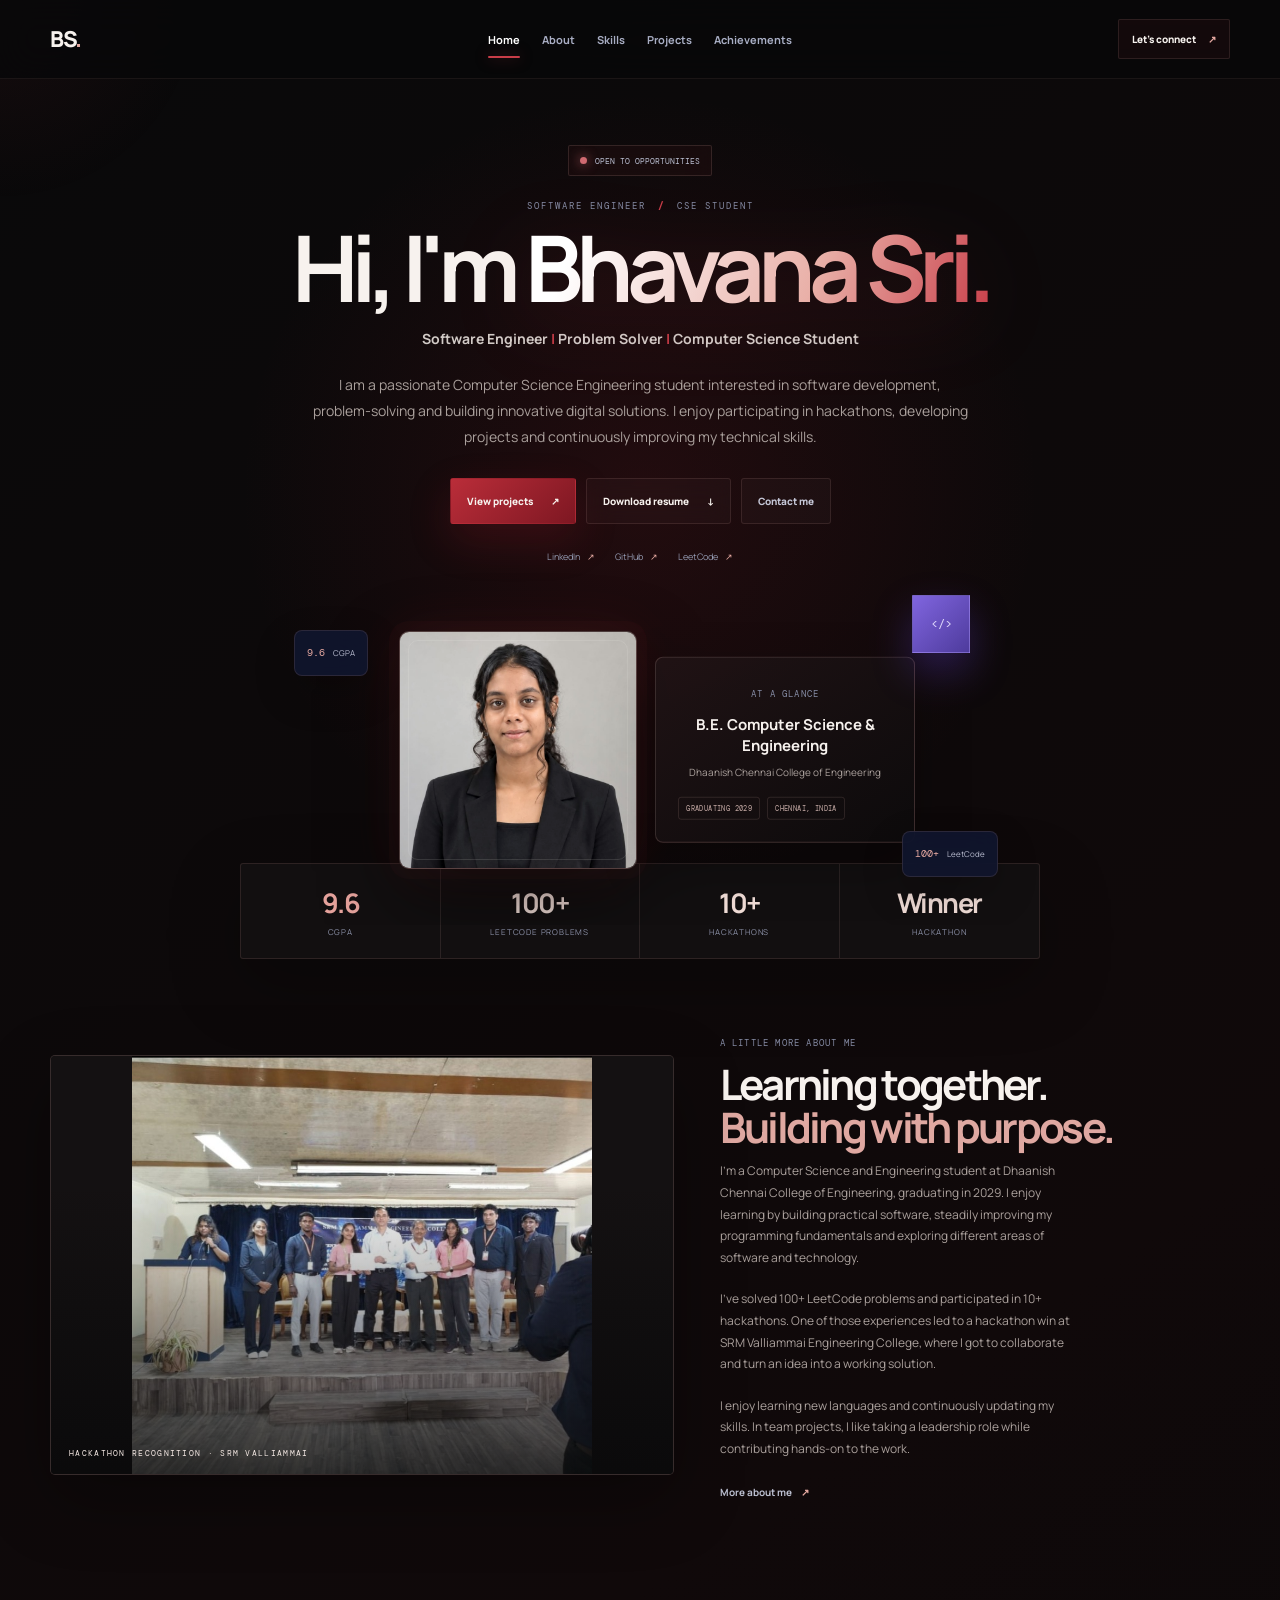
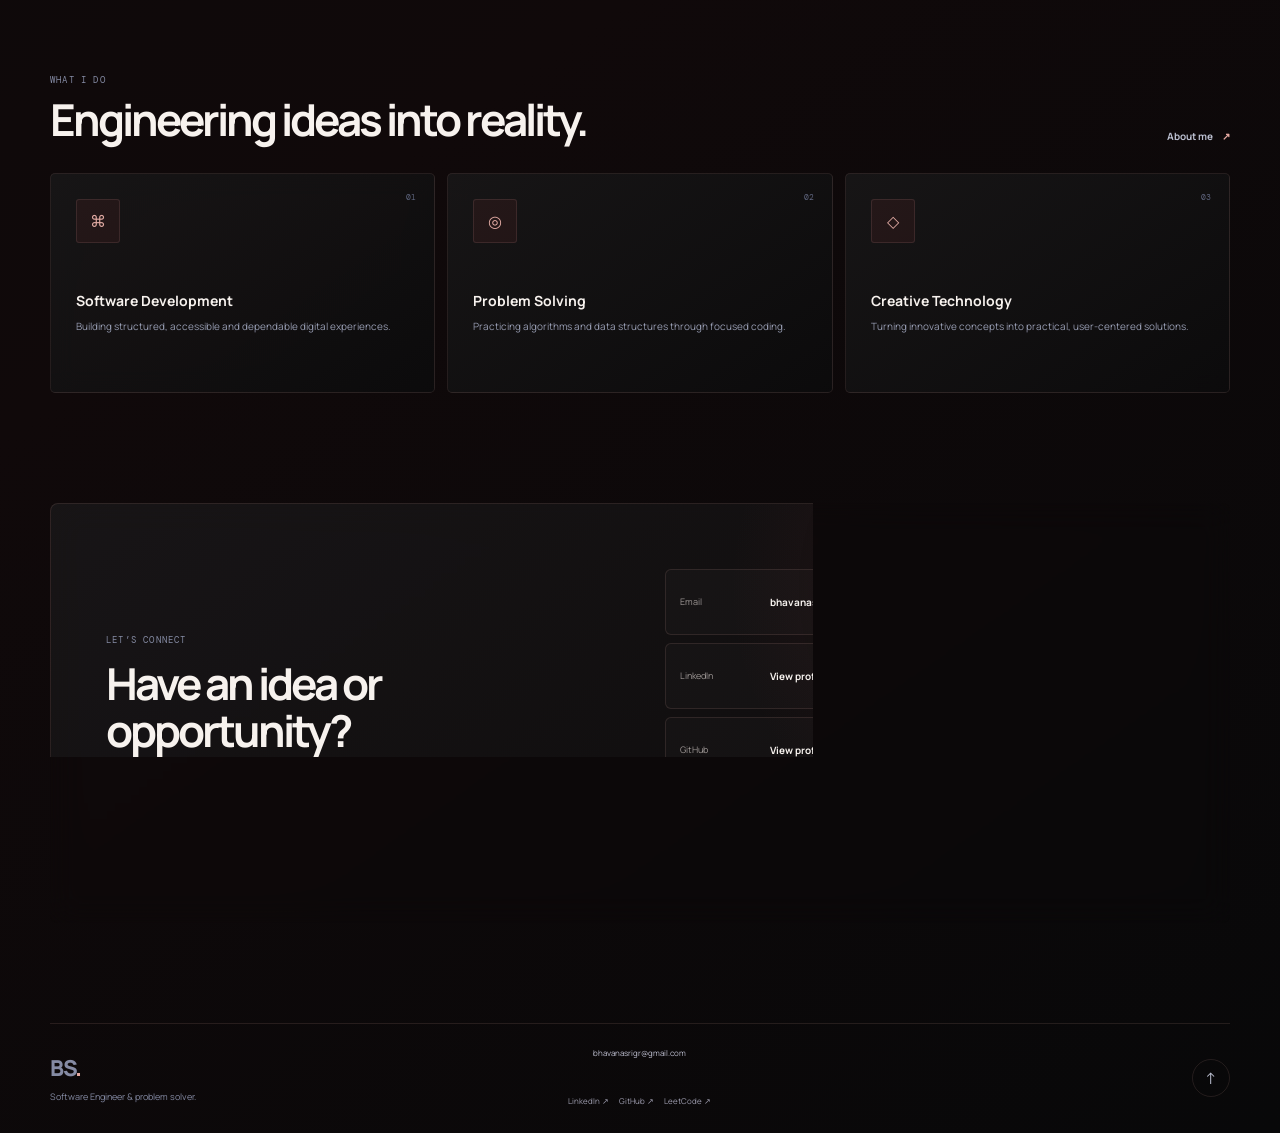
<file: index.html>
<!DOCTYPE html>
<html lang="en">
<head>
  <meta charset="UTF-8">
  <meta name="viewport" content="width=device-width, initial-scale=1.0">
  <meta name="theme-color" content="#080914">
  <meta name="description" content="Bhavana Sri G.R. — Software Engineer and Computer Science Engineering student.">
  <title>Bhavana Sri G.R. | Software Engineer</title>
  <link rel="preconnect" href="https://fonts.googleapis.com">
  <link rel="preconnect" href="https://fonts.gstatic.com" crossorigin>
  <link href="https://fonts.googleapis.com/css2?family=DM+Mono:wght@400;500&family=Manrope:wght@400;500;600;700;800&display=swap" rel="stylesheet">
  <link rel="stylesheet" href="css/style.css?v=2d">
</head>
<body id="top">
  <div class="page-loader" aria-hidden="true"><div class="loader-mark">BS<span>.</span></div><div class="loader-line"><span></span></div></div>
  <div class="cursor-glow" aria-hidden="true"></div>
  <header class="site-header">
    <nav class="navbar" aria-label="Primary navigation">
      <a class="brand" href="index.html" aria-label="Bhavana Sri G.R. home"><span>BS</span><i>.</i></a>
      <button class="nav-toggle" type="button" aria-expanded="false" aria-controls="navLinks" aria-label="Open navigation"><span></span><span></span></button>
      <div class="nav-links" id="navLinks">
        <a class="active" href="index.html">Home</a><a href="about.html">About</a><a href="skills.html">Skills</a><a href="projects.html">Projects</a><a href="achievements.html">Achievements</a>
      </div>
      <a class="nav-connect" href="#contact">Let’s connect <span>↗</span></a>
    </nav>
  </header>

  <main>
    <section class="hero section-shell" aria-labelledby="heroTitle">
      <div class="hero-copy reveal">
        <div class="status-pill"><span></span> Open to opportunities</div>
        <p class="hero-kicker">SOFTWARE ENGINEER <b>/</b> CSE STUDENT</p>
        <h1 id="heroTitle">Hi, I'm <span>Bhavana Sri.</span></h1>
        <h2>Software Engineer <i>|</i> Problem Solver <i>|</i> Computer Science Student</h2>
        <p class="hero-intro">I am a passionate Computer Science Engineering student interested in software development, problem-solving and building innovative digital solutions. I enjoy participating in hackathons, developing projects and continuously improving my technical skills.</p>
        <div class="hero-actions">
          <a class="button button-primary" href="projects.html">View projects <span>↗</span></a>
          <a class="button button-glass resume-download" href="assets/resume.pdf" download>Download resume <span>↓</span></a>
          <a class="button button-ghost" href="#contact">Contact me</a>
        </div>
        <div class="social-row" aria-label="Social profiles">
          <a href="https://www.linkedin.com/in/bhavana-sri-6a3004383/" target="_blank" rel="noreferrer">LinkedIn <span>↗</span></a>
          <a href="https://github.com/bhavanasrigr-jpg" target="_blank" rel="noreferrer">GitHub <span>↗</span></a>
          <a href="https://leetcode.com/u/BhavanaSri22/" target="_blank" rel="noreferrer">LeetCode <span>↗</span></a>
        </div>
      </div>
      <div class="hero-visual reveal">
        <div class="profile-frame">
          <img src="assets/images/profile.jpg" alt="Bhavana Sri G.R." onerror="this.style.display='none'">
          <div class="profile-monogram" aria-hidden="true">BS</div>
          <div class="profile-code"><span>&lt;</span> developer <span>/&gt;</span></div>
        </div>
        <aside class="hero-profile-info" aria-label="Profile details">
          <span class="eyebrow">AT A GLANCE</span>
          <h3>B.E. Computer Science &amp; Engineering</h3>
          <p>Dhaanish Chennai College of Engineering</p>
          <div class="hero-profile-meta"><span>GRADUATING 2029</span><span>CHENNAI, INDIA</span></div>
        </aside>
        <div class="floating-chip chip-top"><span>9.6</span> CGPA</div>
        <div class="floating-chip chip-bottom"><span>100+</span> LeetCode</div>
        <div class="floating-icon">&lt;/&gt;</div>
      </div>
    </section>

    <section class="stats-strip section-shell reveal" aria-label="Career highlights">
      <article><strong>9.6</strong><span>CGPA</span></article>
      <article><strong>100+</strong><span>LeetCode Problems</span></article>
      <article><strong>10+</strong><span>Hackathons</span></article>
      <article><strong>Winner</strong><span>Hackathon</span></article>
    </section>

    <section class="editorial-band section-shell reveal" aria-label="About my journey">
      <div class="editorial-image recognition-image">
        <img src="assets/images/editorial/hackathon-award.jpg" alt="Bhavana Sri, third from the right in pink, with her hackathon team receiving recognition on stage" loading="lazy">
        <span class="image-caption">HACKATHON RECOGNITION · SRM VALLIAMMAI</span>
      </div>
      <div class="editorial-copy">
        <span class="eyebrow">A LITTLE MORE ABOUT ME</span>
        <h2>Learning together.<br><span>Building with purpose.</span></h2>
        <p>I’m a Computer Science and Engineering student at Dhaanish Chennai College of Engineering, graduating in 2029. I enjoy learning by building practical software, steadily improving my programming fundamentals and exploring different areas of software and technology.</p>
        <p>I’ve solved 100+ LeetCode problems and participated in 10+ hackathons. One of those experiences led to a hackathon win at SRM Valliammai Engineering College, where I got to collaborate and turn an idea into a working solution.</p>
        <p>I enjoy learning new languages and continuously updating my skills. In team projects, I like taking a leadership role while contributing hands-on to the work.</p>
        <a class="text-link" href="about.html">More about me <span>↗</span></a>
      </div>
    </section>

    <section class="home-preview section-shell">
      <div class="section-heading reveal"><div><span class="eyebrow">WHAT I DO</span><h2>Engineering ideas into reality.</h2></div><a class="text-link" href="about.html">About me <span>↗</span></a></div>
      <div class="feature-grid">
        <article class="feature-card reveal"><span class="feature-number">01</span><div class="feature-icon">⌘</div><h3>Software Development</h3><p>Building structured, accessible and dependable digital experiences.</p></article>
        <article class="feature-card reveal"><span class="feature-number">02</span><div class="feature-icon">◎</div><h3>Problem Solving</h3><p>Practicing algorithms and data structures through focused coding.</p></article>
        <article class="feature-card reveal"><span class="feature-number">03</span><div class="feature-icon">◇</div><h3>Creative Technology</h3><p>Turning innovative concepts into practical, user-centered solutions.</p></article>
      </div>
    </section>

    <section class="home-contact section-shell" id="contact" aria-labelledby="contactTitle">
      <div class="home-contact-copy reveal">
        <span class="eyebrow">LET’S CONNECT</span>
        <h2 id="contactTitle">Have an idea or opportunity?<br><span>Let’s make it happen.</span></h2>
      </div>
      <div class="home-contact-links reveal">
        <a href="mailto:bhavanasrigr@gmail.com"><span>Email</span><strong>bhavanasrigr@gmail.com</strong><i>↗</i></a>
        <a href="https://www.linkedin.com/in/bhavana-sri-6a3004383/" target="_blank" rel="noreferrer"><span>LinkedIn</span><strong>View profile</strong><i>↗</i></a>
        <a href="https://github.com/bhavanasrigr-jpg" target="_blank" rel="noreferrer"><span>GitHub</span><strong>View profile</strong><i>↗</i></a>
        <a href="https://leetcode.com/u/BhavanaSri22/" target="_blank" rel="noreferrer"><span>LeetCode</span><strong>View profile</strong><i>↗</i></a>
      </div>
    </section>
  </main>

  <footer class="site-footer"><div><a class="brand" href="index.html"><span>BS</span><i>.</i></a><p>Software Engineer &amp; problem solver.</p></div><div class="footer-links"><a href="mailto:bhavanasrigr@gmail.com">bhavanasrigr@gmail.com</a><br><a href="https://www.linkedin.com/in/bhavana-sri-6a3004383/" target="_blank" rel="noreferrer">LinkedIn ↗</a><a href="https://github.com/bhavanasrigr-jpg" target="_blank" rel="noreferrer">GitHub ↗</a><a href="https://leetcode.com/u/BhavanaSri22/" target="_blank" rel="noreferrer">LeetCode ↗</a></div><a class="back-top" href="#top" aria-label="Back to top">↑</a></footer>
  <div class="toast-region" aria-live="polite"></div>
  <script src="js/script.js?v=2d"></script>
</body>
</html>
</file>
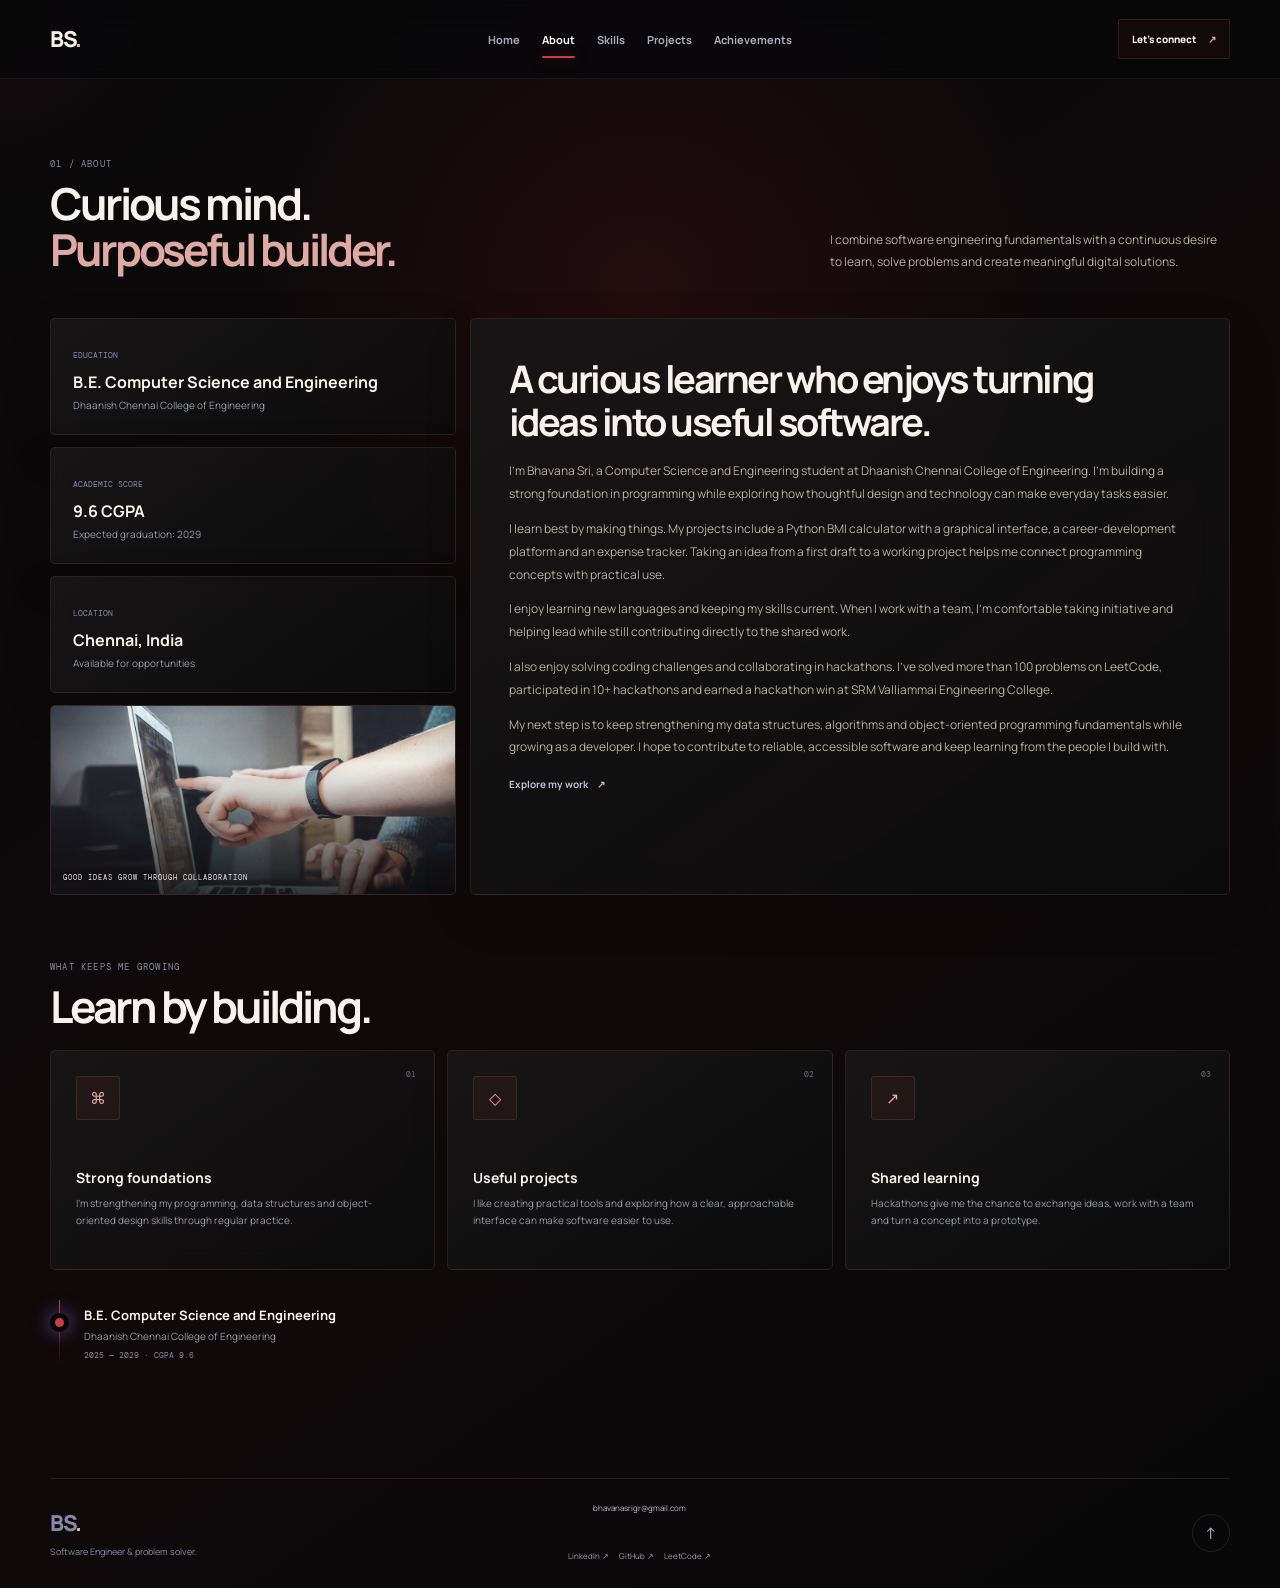
<file: about.html>
<!DOCTYPE html>
<html lang="en">
<head><meta charset="UTF-8"><meta name="viewport" content="width=device-width, initial-scale=1.0"><meta name="description" content="About Bhavana Sri G.R., Computer Science Engineering student and software engineer."><title>About | Bhavana Sri G.R.</title><link rel="preconnect" href="https://fonts.googleapis.com"><link rel="preconnect" href="https://fonts.gstatic.com" crossorigin><link href="https://fonts.googleapis.com/css2?family=DM+Mono:wght@400;500&family=Manrope:wght@400;500;600;700;800&display=swap" rel="stylesheet"><link rel="stylesheet" href="css/style.css?v=2d"></head>
<body id="top">
<div class="page-loader" aria-hidden="true"><div class="loader-mark">BS<span>.</span></div><div class="loader-line"><span></span></div></div><div class="cursor-glow"></div>
<header class="site-header"><nav class="navbar" aria-label="Primary navigation"><a class="brand" href="index.html"><span>BS</span><i>.</i></a><button class="nav-toggle" type="button" aria-expanded="false" aria-controls="navLinks" aria-label="Open navigation"><span></span><span></span></button><div class="nav-links" id="navLinks"><a href="index.html">Home</a><a class="active" href="about.html">About</a><a href="skills.html">Skills</a><a href="projects.html">Projects</a><a href="achievements.html">Achievements</a></div><a class="nav-connect" href="index.html#contact">Let’s connect <span>↗</span></a></nav></header>
<main class="inner-page section-shell">
  <div class="page-heading reveal"><div><span class="eyebrow">01 / ABOUT</span><h1>Curious mind.<br><span>Purposeful builder.</span></h1></div><p>I combine software engineering fundamentals with a continuous desire to learn, solve problems and create meaningful digital solutions.</p></div>
  <div class="about-layout">
    <aside class="about-side reveal">
      <article class="glass-card info-card"><span>Education</span><strong>B.E. Computer Science and Engineering</strong><p>Dhaanish Chennai College of Engineering</p></article>
      <article class="glass-card info-card"><span>Academic score</span><strong>9.6 CGPA</strong><p>Expected graduation: 2029</p></article>
      <article class="glass-card info-card"><span>Location</span><strong>Chennai, India</strong><p>Available for opportunities</p></article>
      <figure class="about-photo"><img src="assets/images/editorial/collaboration.jpg" alt="A team collaborating around a laptop" loading="lazy"><figcaption>GOOD IDEAS GROW THROUGH COLLABORATION</figcaption></figure>
    </aside>
    <article class="glass-card about-main reveal">
      <h2>A curious learner who enjoys turning ideas into useful software.</h2>
      <p>I’m Bhavana Sri, a Computer Science and Engineering student at Dhaanish Chennai College of Engineering. I’m building a strong foundation in programming while exploring how thoughtful design and technology can make everyday tasks easier.</p>
      <p>I learn best by making things. My projects include a Python BMI calculator with a graphical interface, a career-development platform and an expense tracker. Taking an idea from a first draft to a working project helps me connect programming concepts with practical use.</p>
      <p>I enjoy learning new languages and keeping my skills current. When I work with a team, I’m comfortable taking initiative and helping lead while still contributing directly to the shared work.</p>
      <p>I also enjoy solving coding challenges and collaborating in hackathons. I’ve solved more than 100 problems on LeetCode, participated in 10+ hackathons and earned a hackathon win at SRM Valliammai Engineering College.</p>
      <p>My next step is to keep strengthening my data structures, algorithms and object-oriented programming fundamentals while growing as a developer. I hope to contribute to reliable, accessible software and keep learning from the people I build with.</p>
      <a class="text-link" href="projects.html">Explore my work <span>↗</span></a>
    </article>
  </div>
  <section class="about-growth reveal" aria-labelledby="growthTitle">
    <div class="section-heading"><div><span class="eyebrow">WHAT KEEPS ME GROWING</span><h2 id="growthTitle">Learn by building.</h2></div></div>
    <div class="feature-grid">
      <article class="feature-card"><span class="feature-number">01</span><div class="feature-icon">⌘</div><h3>Strong foundations</h3><p>I’m strengthening my programming, data structures and object-oriented design skills through regular practice.</p></article>
      <article class="feature-card"><span class="feature-number">02</span><div class="feature-icon">◇</div><h3>Useful projects</h3><p>I like creating practical tools and exploring how a clear, approachable interface can make software easier to use.</p></article>
      <article class="feature-card"><span class="feature-number">03</span><div class="feature-icon">↗</div><h3>Shared learning</h3><p>Hackathons give me the chance to exchange ideas, work with a team and turn a concept into a prototype.</p></article>
    </div>
  </section>
  <section class="timeline reveal" aria-label="Education timeline">
    <div class="timeline-item"><span class="timeline-dot"></span><div><h3>B.E. Computer Science and Engineering</h3><p>Dhaanish Chennai College of Engineering</p><span>2025 — 2029 · CGPA 9.6</span></div></div>
  </section>
</main>
<footer class="site-footer"><div><a class="brand" href="index.html"><span>BS</span><i>.</i></a><p>Software Engineer &amp; problem solver.</p></div><div class="footer-links"><a href="mailto:bhavanasrigr@gmail.com">bhavanasrigr@gmail.com</a><br><a href="https://www.linkedin.com/in/bhavana-sri-6a3004383/" target="_blank" rel="noreferrer">LinkedIn ↗</a><a href="https://github.com/bhavanasrigr-jpg" target="_blank" rel="noreferrer">GitHub ↗</a><a href="https://leetcode.com/u/BhavanaSri22/" target="_blank" rel="noreferrer">LeetCode ↗</a></div><a class="back-top" href="#top" aria-label="Back to top">↑</a></footer><div class="toast-region"></div><script src="js/script.js?v=2d"></script>
</body>
</html>
</file>
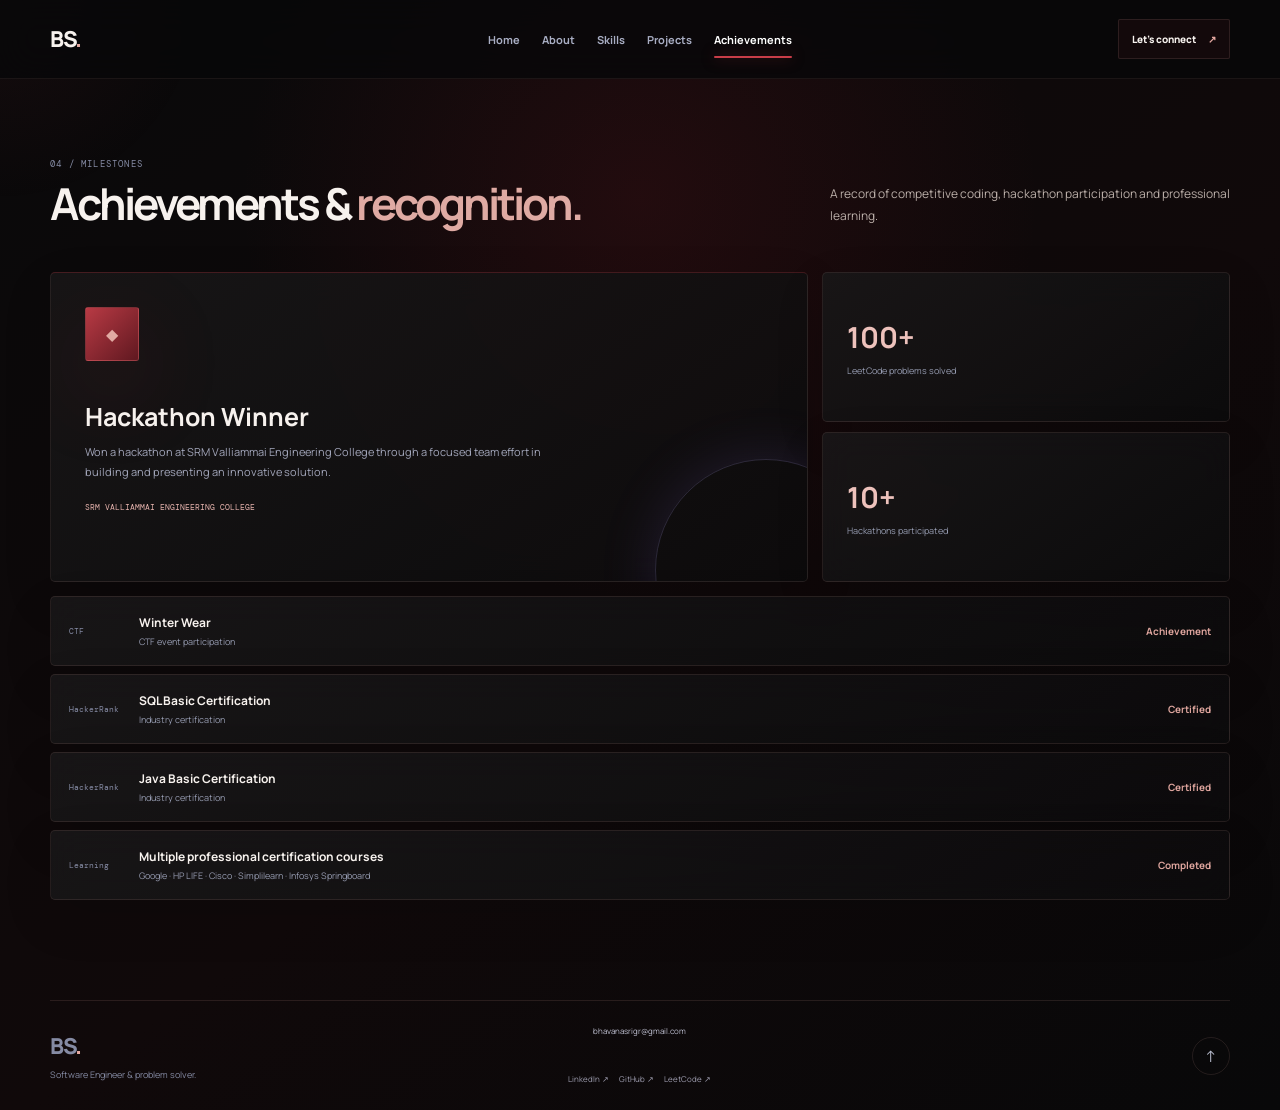
<file: achievements.html>
<!DOCTYPE html>
<html lang="en">
<head><meta charset="UTF-8"><meta name="viewport" content="width=device-width, initial-scale=1.0"><meta name="description" content="Achievements of Bhavana Sri G.R."><title>Achievements | Bhavana Sri G.R.</title><link rel="preconnect" href="https://fonts.googleapis.com"><link rel="preconnect" href="https://fonts.gstatic.com" crossorigin><link href="https://fonts.googleapis.com/css2?family=DM+Mono:wght@400;500&family=Manrope:wght@400;500;600;700;800&display=swap" rel="stylesheet"><link rel="stylesheet" href="css/style.css?v=2d"></head>
<body id="top">
<div class="page-loader" aria-hidden="true"><div class="loader-mark">BS<span>.</span></div><div class="loader-line"><span></span></div></div><div class="cursor-glow"></div>
<header class="site-header"><nav class="navbar" aria-label="Primary navigation"><a class="brand" href="index.html"><span>BS</span><i>.</i></a><button class="nav-toggle" type="button" aria-expanded="false" aria-controls="navLinks" aria-label="Open navigation"><span></span><span></span></button><div class="nav-links" id="navLinks"><a href="index.html">Home</a><a href="about.html">About</a><a href="skills.html">Skills</a><a href="projects.html">Projects</a><a class="active" href="achievements.html">Achievements</a></div><a class="nav-connect" href="index.html#contact">Let’s connect <span>↗</span></a></nav></header>
<main class="inner-page section-shell">
  <div class="page-heading reveal"><div><span class="eyebrow">04 / MILESTONES</span><h1>Achievements &amp; <span>recognition.</span></h1></div><p>A record of competitive coding, hackathon participation and professional learning.</p></div>
  <div class="achievement-layout reveal">
    <article class="winner-card glass-card"><div class="winner-icon">◆</div><h2>Hackathon Winner</h2><p>Won a hackathon at SRM Valliammai Engineering College through a focused team effort in building and presenting an innovative solution.</p><span>SRM VALLIAMMAI ENGINEERING COLLEGE</span></article>
    <div class="metric-stack"><article class="metric-card glass-card"><strong>100+</strong><span>LeetCode problems solved</span></article><article class="metric-card glass-card"><strong>10+</strong><span>Hackathons participated</span></article></div>
  </div>
  <div class="achievement-list">
    <article class="achievement-item glass-card reveal"><time>CTF</time><div><h3>Winter Wear</h3><p>CTF event participation</p></div><b>Achievement</b></article>
    <article class="achievement-item glass-card reveal"><time>HackerRank</time><div><h3>SQL Basic Certification</h3><p>Industry certification</p></div><b>Certified</b></article>
    <article class="achievement-item glass-card reveal"><time>HackerRank</time><div><h3>Java Basic Certification</h3><p>Industry certification</p></div><b>Certified</b></article>
    <article class="achievement-item glass-card reveal"><time>Learning</time><div><h3>Multiple professional certification courses</h3><p>Google · HP LIFE · Cisco · Simplilearn · Infosys Springboard</p></div><b>Completed</b></article>
  </div>
</main>
<footer class="site-footer"><div><a class="brand" href="index.html"><span>BS</span><i>.</i></a><p>Software Engineer &amp; problem solver.</p></div><div class="footer-links"><a href="mailto:bhavanasrigr@gmail.com">bhavanasrigr@gmail.com</a><br><a href="https://www.linkedin.com/in/bhavana-sri-6a3004383/" target="_blank" rel="noreferrer">LinkedIn ↗</a><a href="https://github.com/bhavanasrigr-jpg" target="_blank" rel="noreferrer">GitHub ↗</a><a href="https://leetcode.com/u/BhavanaSri22/" target="_blank" rel="noreferrer">LeetCode ↗</a></div><a class="back-top" href="#top" aria-label="Back to top">↑</a></footer><div class="toast-region"></div><script src="js/script.js?v=2d"></script>
</body>
</html>
</file>
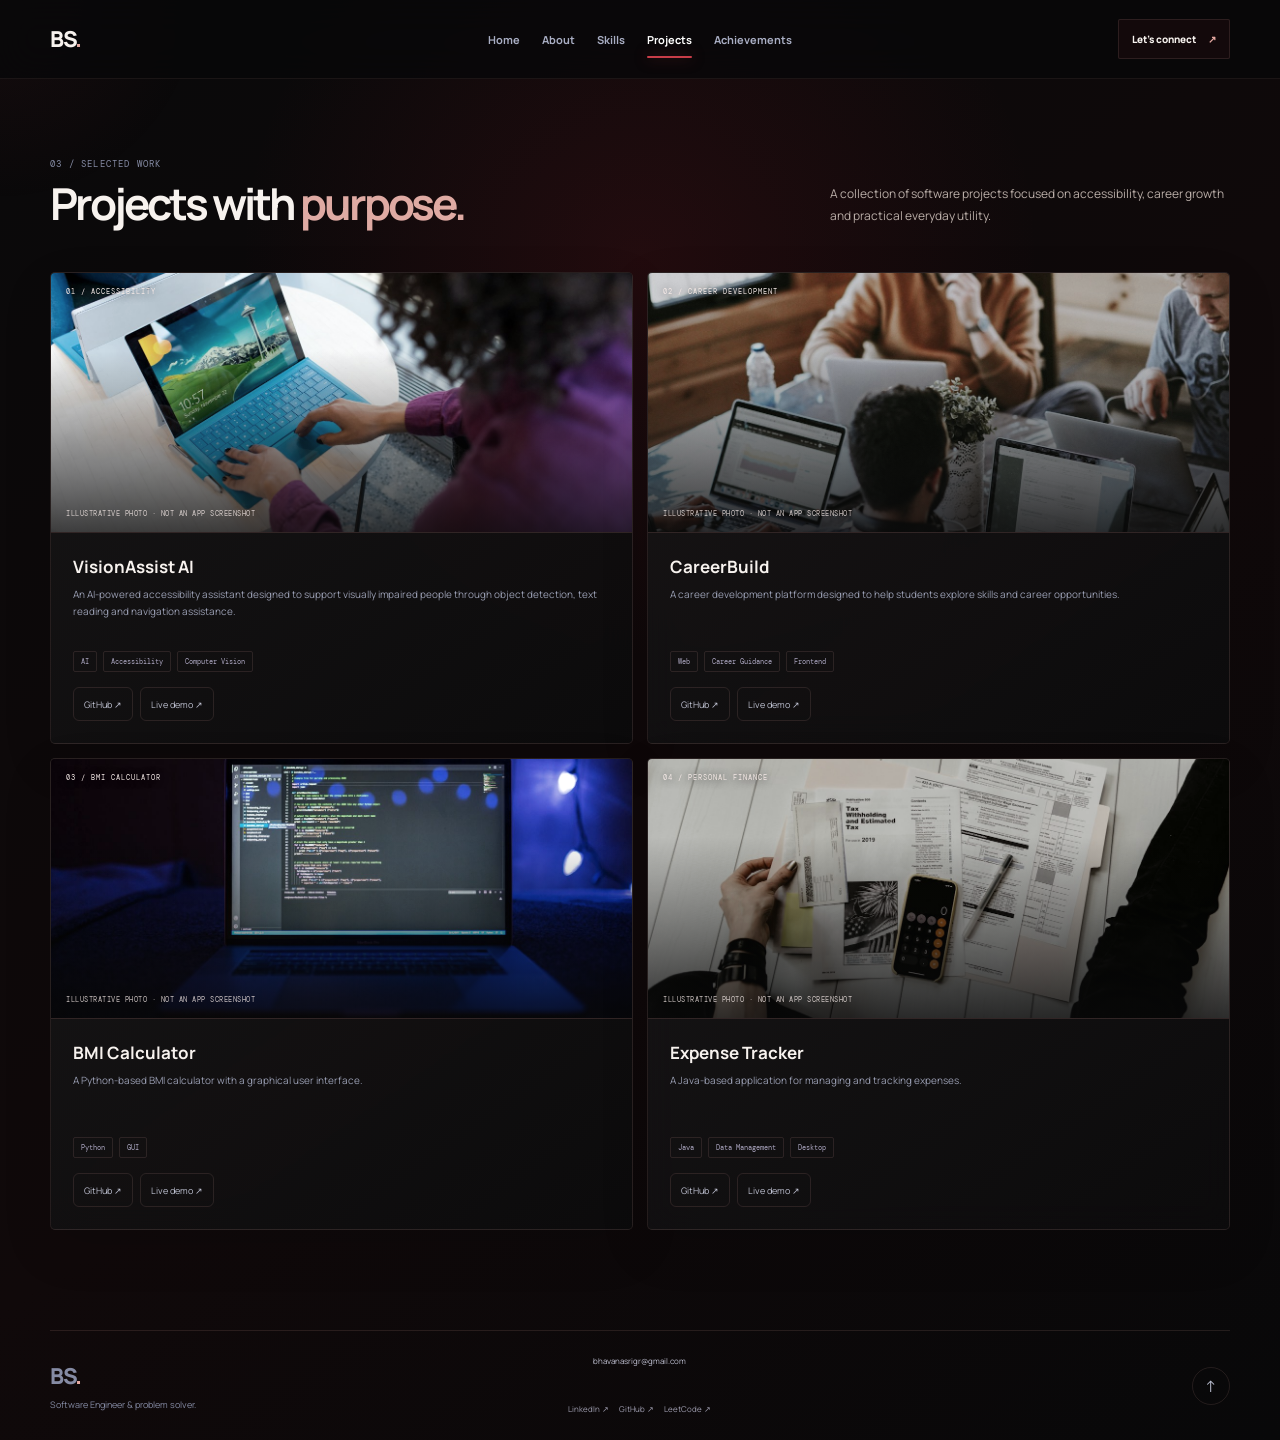
<file: projects.html>
<!DOCTYPE html>
<html lang="en">
<head><meta charset="UTF-8"><meta name="viewport" content="width=device-width, initial-scale=1.0"><meta name="description" content="Projects by Bhavana Sri G.R."><title>Projects | Bhavana Sri G.R.</title><link rel="preconnect" href="https://fonts.googleapis.com"><link rel="preconnect" href="https://fonts.gstatic.com" crossorigin><link href="https://fonts.googleapis.com/css2?family=DM+Mono:wght@400;500&family=Manrope:wght@400;500;600;700;800&display=swap" rel="stylesheet"><link rel="stylesheet" href="css/style.css?v=2d"></head>
<body id="top">
<div class="page-loader" aria-hidden="true"><div class="loader-mark">BS<span>.</span></div><div class="loader-line"><span></span></div></div><div class="cursor-glow"></div>
<header class="site-header"><nav class="navbar" aria-label="Primary navigation"><a class="brand" href="index.html"><span>BS</span><i>.</i></a><button class="nav-toggle" type="button" aria-expanded="false" aria-controls="navLinks" aria-label="Open navigation"><span></span><span></span></button><div class="nav-links" id="navLinks"><a href="index.html">Home</a><a href="about.html">About</a><a href="skills.html">Skills</a><a class="active" href="projects.html">Projects</a><a href="achievements.html">Achievements</a></div><a class="nav-connect" href="index.html#contact">Let’s connect <span>↗</span></a></nav></header>
<main class="inner-page section-shell">
  <div class="page-heading reveal"><div><span class="eyebrow">03 / SELECTED WORK</span><h1>Projects with <span>purpose.</span></h1></div><p>A collection of software projects focused on accessibility, career growth and practical everyday utility.</p></div>
  <div class="project-grid">
    <article class="project-card glass-card reveal">
      <div class="project-preview"><img class="project-photo" src="assets/images/projects/visionassist.jpg" alt="Person using a computer, illustrative image for VisionAssist AI" loading="lazy"><span class="photo-note">Illustrative photo · not an app screenshot</span><span class="photo-index">01 / ACCESSIBILITY</span></div>
      <div class="project-info"><h2>VisionAssist AI</h2><p>An AI-powered accessibility assistant designed to support visually impaired people through object detection, text reading and navigation assistance.</p><div class="tech-row"><span>AI</span><span>Accessibility</span><span>Computer Vision</span></div><div class="project-actions"><button type="button" class="project-link" data-type="GitHub repository">GitHub ↗</button><button type="button" class="project-link" data-type="Live demo">Live demo ↗</button></div></div>
    </article>
    <article class="project-card glass-card reveal">
      <div class="project-preview"><img class="project-photo" src="assets/images/projects/careerbuild.jpg" alt="Students collaborating around laptops, illustrative image for CareerBuild" loading="lazy"><span class="photo-note">Illustrative photo · not an app screenshot</span><span class="photo-index">02 / CAREER DEVELOPMENT</span></div>
      <div class="project-info"><h2>CareerBuild</h2><p>A career development platform designed to help students explore skills and career opportunities.</p><div class="tech-row"><span>Web</span><span>Career Guidance</span><span>Frontend</span></div><div class="project-actions"><a href="https://github.com/bhavanasrigr-jpg/careerbuild" target="_blank" rel="noreferrer">GitHub ↗</a><button type="button" class="project-link" data-type="Live demo">Live demo ↗</button></div></div>
    </article>
    <article class="project-card glass-card reveal">
      <div class="project-preview"><img class="project-photo" src="assets/images/projects/bmi-computer.jpg" alt="Laptop displaying code, illustrative image for BMI Calculator" loading="lazy"><span class="photo-note">Illustrative photo · not an app screenshot</span><span class="photo-index">03 / BMI CALCULATOR</span></div>
      <div class="project-info"><h2>BMI Calculator</h2><p>A Python-based BMI calculator with a graphical user interface.</p><div class="tech-row"><span>Python</span><span>GUI</span></div><div class="project-actions"><a href="https://github.com/bhavanasrigr-jpg/BMI_calculator" target="_blank" rel="noreferrer">GitHub ↗</a><button type="button" class="project-link" data-type="Live demo">Live demo ↗</button></div></div>
    </article>
    <article class="project-card glass-card reveal">
      <div class="project-preview"><img class="project-photo" src="assets/images/projects/expense-tracker.jpg" alt="Paperwork and calculator arranged for financial planning, illustrative image for Expense Tracker" loading="lazy"><span class="photo-note">Illustrative photo · not an app screenshot</span><span class="photo-index">04 / PERSONAL FINANCE</span></div>
      <div class="project-info"><h2>Expense Tracker</h2><p>A Java-based application for managing and tracking expenses.</p><div class="tech-row"><span>Java</span><span>Data Management</span><span>Desktop</span></div><div class="project-actions"><a href="https://github.com/bhavanasrigr-jpg/expense-tracker" target="_blank" rel="noreferrer">GitHub ↗</a><button type="button" class="project-link" data-type="Live demo">Live demo ↗</button></div></div>
    </article>
  </div>
</main>
<footer class="site-footer"><div><a class="brand" href="index.html"><span>BS</span><i>.</i></a><p>Software Engineer &amp; problem solver.</p></div><div class="footer-links"><a href="mailto:bhavanasrigr@gmail.com">bhavanasrigr@gmail.com</a><br><a href="https://www.linkedin.com/in/bhavana-sri-6a3004383/" target="_blank" rel="noreferrer">LinkedIn ↗</a><a href="https://github.com/bhavanasrigr-jpg" target="_blank" rel="noreferrer">GitHub ↗</a><a href="https://leetcode.com/u/BhavanaSri22/" target="_blank" rel="noreferrer">LeetCode ↗</a></div><a class="back-top" href="#top" aria-label="Back to top">↑</a></footer><div class="toast-region"></div><script src="js/script.js?v=2d"></script>
</body>
</html>
</file>
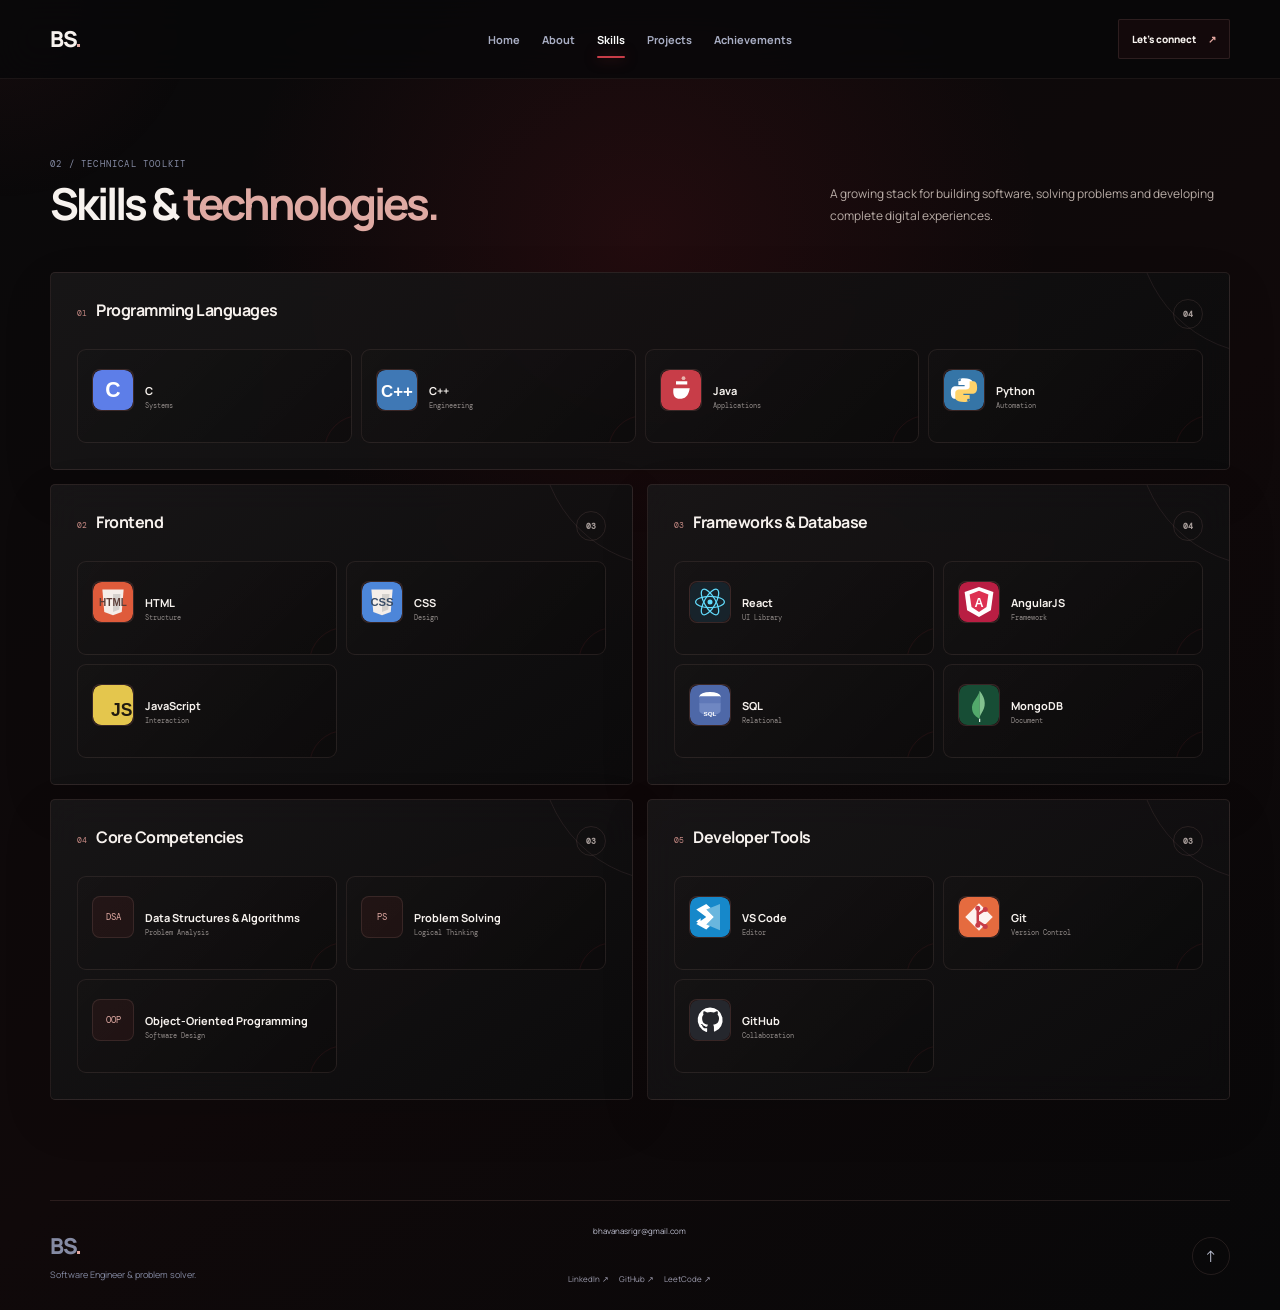
<file: skills.html>
<!DOCTYPE html>
<html lang="en">
<head><meta charset="UTF-8"><meta name="viewport" content="width=device-width, initial-scale=1.0"><meta name="description" content="Technical skills of Bhavana Sri G.R."><title>Skills | Bhavana Sri G.R.</title><link rel="preconnect" href="https://fonts.googleapis.com"><link rel="preconnect" href="https://fonts.gstatic.com" crossorigin><link href="https://fonts.googleapis.com/css2?family=DM+Mono:wght@400;500&family=Manrope:wght@400;500;600;700;800&display=swap" rel="stylesheet"><link rel="stylesheet" href="css/style.css?v=2d"></head>
<body id="top">
<div class="page-loader" aria-hidden="true"><div class="loader-mark">BS<span>.</span></div><div class="loader-line"><span></span></div></div><div class="cursor-glow"></div>
<header class="site-header"><nav class="navbar" aria-label="Primary navigation"><a class="brand" href="index.html"><span>BS</span><i>.</i></a><button class="nav-toggle" type="button" aria-expanded="false" aria-controls="navLinks" aria-label="Open navigation"><span></span><span></span></button><div class="nav-links" id="navLinks"><a href="index.html">Home</a><a href="about.html">About</a><a class="active" href="skills.html">Skills</a><a href="projects.html">Projects</a><a href="achievements.html">Achievements</a></div><a class="nav-connect" href="index.html#contact">Let’s connect <span>↗</span></a></nav></header>
<main class="inner-page section-shell">
  <div class="page-heading reveal"><div><span class="eyebrow">02 / TECHNICAL TOOLKIT</span><h1>Skills &amp; <span>technologies.</span></h1></div><p>A growing stack for building software, solving problems and developing complete digital experiences.</p></div>
  <div class="skills-canvas">
    <section class="skill-category skill-category-featured glass-card reveal">
      <div class="skill-category-heading"><div><span>01</span><h2>Programming Languages</h2></div><b>04</b></div>
      <div class="skill-grid"><div class="skill-card"><img class="skill-icon" src="assets/images/skills/c.svg" alt="C"><div><span>C</span><small>Systems</small></div></div><div class="skill-card"><img class="skill-icon" src="assets/images/skills/cpp.svg" alt="C++"><div><span>C++</span><small>Engineering</small></div></div><div class="skill-card"><img class="skill-icon" src="assets/images/skills/java.svg" alt="Java"><div><span>Java</span><small>Applications</small></div></div><div class="skill-card"><img class="skill-icon" src="assets/images/skills/python.svg" alt="Python"><div><span>Python</span><small>Automation</small></div></div></div>
    </section>
    <section class="skill-category glass-card reveal">
      <div class="skill-category-heading"><div><span>02</span><h2>Frontend</h2></div><b>03</b></div>
      <div class="skill-grid"><div class="skill-card"><img class="skill-icon" src="assets/images/skills/html.svg" alt="HTML"><div><span>HTML</span><small>Structure</small></div></div><div class="skill-card"><img class="skill-icon" src="assets/images/skills/css.svg" alt="CSS"><div><span>CSS</span><small>Design</small></div></div><div class="skill-card"><img class="skill-icon" src="assets/images/skills/javascript.svg" alt="JavaScript"><div><span>JavaScript</span><small>Interaction</small></div></div></div>
    </section>
    <section class="skill-category glass-card reveal">
      <div class="skill-category-heading"><div><span>03</span><h2>Frameworks &amp; Database</h2></div><b>04</b></div>
      <div class="skill-grid"><div class="skill-card"><img class="skill-icon" src="assets/images/skills/react.svg" alt="React"><div><span>React</span><small>UI Library</small></div></div><div class="skill-card"><img class="skill-icon" src="assets/images/skills/angular.svg" alt="AngularJS"><div><span>AngularJS</span><small>Framework</small></div></div><div class="skill-card"><img class="skill-icon" src="assets/images/skills/sql.svg" alt="SQL"><div><span>SQL</span><small>Relational</small></div></div><div class="skill-card"><img class="skill-icon" src="assets/images/skills/mongodb.svg" alt="MongoDB"><div><span>MongoDB</span><small>Document</small></div></div></div>
    </section>
    <section class="skill-category glass-card reveal">
      <div class="skill-category-heading"><div><span>04</span><h2>Core Competencies</h2></div><b>03</b></div>
      <div class="skill-grid"><div class="skill-card"><div class="skill-icon">DSA</div><div><span>Data Structures &amp; Algorithms</span><small>Problem Analysis</small></div></div><div class="skill-card"><div class="skill-icon">PS</div><div><span>Problem Solving</span><small>Logical Thinking</small></div></div><div class="skill-card"><div class="skill-icon">OOP</div><div><span>Object-Oriented Programming</span><small>Software Design</small></div></div></div>
    </section>
    <section class="skill-category glass-card reveal">
      <div class="skill-category-heading"><div><span>05</span><h2>Developer Tools</h2></div><b>03</b></div>
      <div class="skill-grid"><div class="skill-card"><img class="skill-icon" src="assets/images/skills/vscode.svg" alt="VS Code"><div><span>VS Code</span><small>Editor</small></div></div><div class="skill-card"><img class="skill-icon" src="assets/images/skills/git.svg" alt="Git"><div><span>Git</span><small>Version Control</small></div></div><div class="skill-card"><img class="skill-icon" src="assets/images/skills/github.svg" alt="GitHub"><div><span>GitHub</span><small>Collaboration</small></div></div></div>
    </section>
  </div>
</main>
<footer class="site-footer"><div><a class="brand" href="index.html"><span>BS</span><i>.</i></a><p>Software Engineer &amp; problem solver.</p></div><div class="footer-links"><a href="mailto:bhavanasrigr@gmail.com">bhavanasrigr@gmail.com</a><br><a href="https://www.linkedin.com/in/bhavana-sri-6a3004383/" target="_blank" rel="noreferrer">LinkedIn ↗</a><a href="https://github.com/bhavanasrigr-jpg" target="_blank" rel="noreferrer">GitHub ↗</a><a href="https://leetcode.com/u/BhavanaSri22/" target="_blank" rel="noreferrer">LeetCode ↗</a></div><a class="back-top" href="#top" aria-label="Back to top">↑</a></footer><div class="toast-region"></div><script src="js/script.js?v=2d"></script>
</body>
</html>
</file>
<file: css/style.css>
:root {
  --ink: #070913;
  --navy: #0b1025;
  --navy-2: #111735;
  --surface: rgba(15, 21, 48, 0.78);
  --surface-solid: #10162f;
  --text: #f7f6ff;
  --muted: #adb2c8;
  --purple: #9d78ff;
  --purple-strong: #714cff;
  --violet: #b8a5ff;
  --cyan: #79dbf2;
  --line: rgba(185, 174, 255, 0.14);
  --glow: 0 24px 80px rgba(113, 76, 255, 0.20);
}

* { box-sizing: border-box; }
html { scroll-behavior: smooth; }
body {
  margin: 0;
  overflow-x: hidden;
  color: var(--text);
  background:
    radial-gradient(circle at 78% 8%, rgba(113, 76, 255, 0.15), transparent 22rem),
    radial-gradient(circle at 12% 72%, rgba(79, 180, 220, 0.07), transparent 25rem),
    var(--ink);
  font-family: "Manrope", sans-serif;
}
a { color: inherit; text-decoration: none; }
button, input, textarea { font: inherit; }
img { display: block; max-width: 100%; }
::selection { color: #fff; background: var(--purple-strong); }

.cursor-glow {
  position: fixed;
  z-index: -1;
  width: 420px;
  height: 420px;
  pointer-events: none;
  border-radius: 50%;
  background: radial-gradient(circle, rgba(137, 103, 255, 0.09), transparent 68%);
  transform: translate(-50%, -50%);
}

.page-loader {
  position: fixed;
  z-index: 9999;
  inset: 0;
  display: grid;
  place-content: center;
  gap: 22px;
  background: var(--ink);
  transition: opacity 0.55s ease, visibility 0.55s ease;
}
.page-loader.done { opacity: 0; visibility: hidden; }
.loader-mark { font-size: 52px; font-weight: 800; letter-spacing: -5px; }
.loader-mark span { color: var(--purple); }
.loader-line { width: 170px; height: 2px; overflow: hidden; background: #252947; }
.loader-line span {
  display: block;
  width: 55%;
  height: 100%;
  background: linear-gradient(90deg, var(--purple-strong), var(--cyan));
  animation: loading 1s ease-in-out infinite;
}
@keyframes loading { from { transform: translateX(-100%); } to { transform: translateX(190%); } }

.site-header {
  position: fixed;
  z-index: 100;
  top: 0;
  left: 0;
  width: 100%;
  border-bottom: 1px solid transparent;
  background: rgba(7, 9, 19, 0.72);
  backdrop-filter: blur(18px);
  transition: 0.25s ease;
}
.site-header.scrolled { border-color: var(--line); background: rgba(7, 9, 19, 0.92); }
.navbar {
  width: min(1180px, calc(100% - 48px));
  height: 78px;
  margin: auto;
  display: grid;
  grid-template-columns: 1fr auto 1fr;
  align-items: center;
}
.brand { width: fit-content; font-size: 22px; font-weight: 800; letter-spacing: -1.5px; }
.brand i { color: var(--purple); font-style: normal; }
.nav-links { display: flex; align-items: center; gap: 22px; }
.nav-links a {
  position: relative;
  padding: 29px 0;
  color: #a9aec4;
  font-size: 11px;
  font-weight: 700;
  transition: color 0.2s;
}
.nav-links a::after {
  content: "";
  position: absolute;
  left: 50%;
  right: 50%;
  bottom: 18px;
  height: 2px;
  border-radius: 2px;
  background: var(--purple);
  box-shadow: 0 0 12px var(--purple);
  transition: 0.25s;
}
.nav-links a:hover, .nav-links a.active { color: #fff; }
.nav-links a.active::after, .nav-links a:hover::after { left: 0; right: 0; }
.nav-connect {
  justify-self: end;
  min-height: 40px;
  display: flex;
  align-items: center;
  gap: 12px;
  padding: 0 13px;
  border: 1px solid var(--line);
  border-radius: 8px;
  background: rgba(157, 120, 255, 0.07);
  font-size: 10px;
  font-weight: 800;
  transition: 0.25s;
}
.nav-connect:hover { border-color: rgba(157, 120, 255, 0.45); transform: translateY(-2px); box-shadow: var(--glow); }
.nav-connect span { color: var(--violet); }
.nav-toggle { display: none; }

.section-shell { width: min(1180px, calc(100% - 48px)); margin: auto; }
.hero {
  position: relative;
  min-height: 760px;
  display: grid;
  grid-template-columns: 57% 43%;
  align-items: center;
  padding-top: 78px;
}
.status-pill {
  width: max-content;
  height: 31px;
  display: flex;
  align-items: center;
  gap: 8px;
  margin-bottom: 24px;
  padding: 0 11px;
  border: 1px solid var(--line);
  border-radius: 20px;
  color: #babed1;
  background: rgba(157, 120, 255, 0.06);
  backdrop-filter: blur(10px);
  font-family: "DM Mono", monospace;
  font-size: 8px;
  text-transform: uppercase;
}
.status-pill span { width: 7px; height: 7px; border-radius: 50%; background: #85d9bb; box-shadow: 0 0 14px #85d9bb; }
.hero-kicker { margin: 0 0 13px; color: #858ba4; font-family: "DM Mono", monospace; font-size: 9px; letter-spacing: 1.2px; }
.hero-kicker b { margin: 0 5px; color: var(--purple); }
.hero h1 { max-width: 700px; margin: 0; font-size: clamp(48px, 6vw, 76px); line-height: 0.98; letter-spacing: -5px; }
.hero h1 span {
  color: transparent;
  background: linear-gradient(100deg, #fff 10%, var(--violet) 48%, var(--cyan) 100%);
  background-clip: text;
  -webkit-background-clip: text;
  filter: drop-shadow(0 14px 30px rgba(157, 120, 255, 0.18));
}
.hero h2 { margin: 18px 0 0; color: #c1c4d4; font-size: 14px; line-height: 1.6; }
.hero h2 i { color: var(--purple); font-style: normal; }
.hero-intro { max-width: 610px; margin: 22px 0 28px; color: var(--muted); font-size: 14px; line-height: 1.85; }
.hero-actions { display: flex; gap: 10px; flex-wrap: wrap; }
.button {
  min-height: 46px;
  display: inline-flex;
  align-items: center;
  justify-content: center;
  gap: 18px;
  padding: 0 16px;
  border: 1px solid transparent;
  border-radius: 8px;
  font-size: 10px;
  font-weight: 800;
  transition: 0.25s ease;
}
.button-primary {
  background: linear-gradient(135deg, var(--purple-strong), #9a75ff);
  box-shadow: 0 14px 36px rgba(113, 76, 255, 0.28);
}
.button-primary:hover { transform: translateY(-4px) scale(1.02); box-shadow: 0 20px 44px rgba(113, 76, 255, 0.38); }
.button-glass { border-color: var(--line); background: rgba(255, 255, 255, 0.035); backdrop-filter: blur(12px); }
.button-glass:hover, .button-ghost:hover { border-color: rgba(157, 120, 255, 0.42); background: rgba(157, 120, 255, 0.10); transform: translateY(-3px); }
.button-ghost { border-color: var(--line); color: #c5c7d7; }
.social-row { display: flex; gap: 20px; margin-top: 26px; }
.social-row a { color: #949ab1; font-size: 9px; transition: 0.2s; }
.social-row a:hover { color: #fff; transform: translateY(-2px); }
.social-row a span { margin-left: 5px; color: var(--violet); }

.hero-visual { position: relative; height: 520px; }
.visual-orbit {
  position: absolute;
  left: 52%;
  top: 50%;
  border: 1px solid rgba(185, 174, 255, 0.11);
  border-radius: 50%;
  transform: translate(-50%, -50%);
  animation: orbit-morph 12s ease-in-out infinite alternate;
}
.orbit-a { width: 440px; height: 440px; }
.orbit-b { width: 520px; height: 520px; animation-delay: -4s; }
@keyframes orbit-morph {
  0% { border-radius: 50%; transform: translate(-50%, -50%) rotate(-3deg) scale(0.98); }
  100% { border-radius: 44% 56% 49% 51%; transform: translate(-50%, -50%) rotate(5deg) scale(1.03); }
}
.profile-frame {
  position: absolute;
  z-index: 2;
  left: 52%;
  top: 50%;
  width: 310px;
  height: 410px;
  overflow: hidden;
  border: 1px solid rgba(185, 174, 255, 0.22);
  border-radius: 155px 155px 18px 18px;
  background: linear-gradient(145deg, rgba(42, 38, 78, 0.96), rgba(13, 16, 37, 0.98));
  box-shadow: 0 34px 90px rgba(0, 0, 0, 0.44), 0 0 50px rgba(113, 76, 255, 0.16);
  transform: translate(-50%, -50%);
  transition: transform 0.15s linear;
}
.profile-frame::after {
  content: "";
  position: absolute;
  inset: 0;
  background: linear-gradient(115deg, transparent 25%, rgba(255,255,255,.09) 45%, transparent 62%);
  transform: translateX(-120%);
  animation: sheen 5s ease-in-out infinite;
}
@keyframes sheen { 0%, 58% { transform: translateX(-120%); } 82%, 100% { transform: translateX(120%); } }
.profile-frame img { position: absolute; z-index: 2; inset: 0; width: 100%; height: 100%; object-fit: cover; object-position: center 18%; }
.profile-monogram { position: absolute; z-index: 1; left: 50%; top: 112px; transform: translateX(-50%); color: #ebe7f7; font-size: 82px; font-weight: 800; letter-spacing: -8px; }
.profile-code {
  position: absolute;
  z-index: 3;
  left: 22px;
  bottom: 22px;
  height: 32px;
  display: flex;
  align-items: center;
  gap: 7px;
  padding: 0 10px;
  border: 1px solid var(--line);
  border-radius: 6px;
  color: #bebdcd;
  background: rgba(7, 9, 19, 0.74);
  backdrop-filter: blur(8px);
  font-family: "DM Mono", monospace;
  font-size: 8px;
}
.profile-code span { color: var(--violet); }
.floating-chip {
  position: absolute;
  z-index: 4;
  height: 46px;
  display: flex;
  align-items: center;
  gap: 8px;
  padding: 0 12px;
  border: 1px solid var(--line);
  border-radius: 8px;
  color: #babed1;
  background: rgba(16, 22, 47, 0.88);
  backdrop-filter: blur(12px);
  box-shadow: 0 16px 40px rgba(0,0,0,.22);
  font-size: 8px;
  animation: float 4s ease-in-out infinite;
}
.floating-chip span { color: var(--violet); font-family: "DM Mono", monospace; font-size: 10px; }
.chip-top { left: -8px; top: 118px; }
.chip-bottom { right: -12px; bottom: 128px; animation-delay: -1.8s; }
.floating-icon {
  position: absolute;
  z-index: 4;
  right: 10px;
  top: 70px;
  width: 58px;
  height: 58px;
  display: grid;
  place-items: center;
  border: 1px solid rgba(255,255,255,.12);
  border-radius: inherit;
  color: #ded7fb;
  background: linear-gradient(135deg, #8065df, #4e3b9d);
  box-shadow: 0 18px 40px rgba(113,76,255,.28);
  font-family: "DM Mono", monospace;
  font-size: 12px;
  animation: float 5s ease-in-out infinite;
}
@keyframes float { 0%, 100% { transform: translateY(0) rotate(-1deg); } 50% { transform: translateY(-10px) rotate(1deg); } }

.stats-strip {
  min-height: 112px;
  display: grid;
  grid-template-columns: repeat(4, 1fr);
  margin-bottom: 70px;
  border: 1px solid var(--line);
  border-radius: 12px;
  background: linear-gradient(135deg, rgba(20, 28, 58, 0.78), rgba(11, 15, 34, 0.78));
  backdrop-filter: blur(14px);
  box-shadow: 0 20px 60px rgba(0,0,0,.16);
}
.stats-strip article { display: flex; flex-direction: column; align-items: center; justify-content: center; border-right: 1px solid var(--line); }
.stats-strip article:last-child { border-right: 0; }
.stats-strip strong { font-size: 27px; letter-spacing: -1.5px; }
.stats-strip article:first-child strong { color: var(--violet); }
.stats-strip span { margin-top: 5px; color: #8d93aa; font-size: 8px; text-transform: uppercase; letter-spacing: 0.8px; }

.home-preview { padding: 70px 0 110px; }
.section-heading { display: flex; justify-content: space-between; align-items: flex-end; margin-bottom: 30px; }
.eyebrow { color: #858ba4; font-family: "DM Mono", monospace; font-size: 9px; letter-spacing: 1.2px; }
.section-heading h2, .page-heading h1 { margin: 8px 0 0; font-size: 44px; line-height: 1.05; letter-spacing: -3px; }
.text-link { color: #bbbfd0; font-size: 10px; font-weight: 700; }
.text-link span { margin-left: 7px; color: var(--violet); }
.feature-grid { display: grid; grid-template-columns: repeat(3, 1fr); gap: 12px; }
.feature-card {
  position: relative;
  min-height: 220px;
  padding: 25px;
  border: 1px solid var(--line);
  border-radius: 12px;
  background: linear-gradient(145deg, rgba(20, 27, 57, 0.82), rgba(10, 14, 31, 0.82));
  backdrop-filter: blur(12px);
  transition: 0.28s ease;
}
.feature-card:hover { transform: translateY(-5px); border-color: rgba(157,120,255,.32); box-shadow: var(--glow); }
.feature-number { position: absolute; right: 18px; top: 18px; color: #606780; font-family: "DM Mono", monospace; font-size: 8px; }
.feature-icon { width: 44px; height: 44px; display: grid; place-items: center; margin-bottom: 48px; border: 1px solid var(--line); border-radius: 10px; color: var(--violet); background: rgba(157,120,255,.08); }
.feature-card h3 { margin: 0 0 8px; font-size: 14px; }
.feature-card p { margin: 0; color: #969cb1; font-size: 10px; line-height: 1.7; }

.inner-page { min-height: 100vh; padding: 150px 0 100px; }
.page-heading { display: flex; justify-content: space-between; align-items: flex-end; margin-bottom: 46px; }
.page-heading h1 span { color: var(--violet); }
.page-heading p { max-width: 400px; margin: 0; color: var(--muted); font-size: 12px; line-height: 1.8; }
.glass-card {
  border: 1px solid var(--line);
  border-radius: 12px;
  background: linear-gradient(145deg, rgba(21, 28, 58, 0.84), rgba(9, 13, 29, 0.84));
  backdrop-filter: blur(16px);
  box-shadow: 0 18px 50px rgba(0,0,0,.12);
  transition: transform .25s ease, border-color .25s ease, box-shadow .25s ease;
}
.reveal { opacity: 0; transform: translateY(18px); transition: opacity 0.7s ease, transform 0.7s ease; }
.reveal.visible { opacity: 1; transform: translateY(0); }

.about-layout { display: grid; grid-template-columns: 0.8fr 1.5fr; gap: 14px; }
.about-main { padding: 38px; }
.about-main h2 { max-width: 620px; margin: 0 0 18px; font-size: 38px; line-height: 1.12; letter-spacing: -2.5px; }
.about-main p { color: var(--muted); font-size: 12px; line-height: 1.9; }
.about-side { display: grid; gap: 12px; }
.info-card { padding: 22px; }
.info-card span { color: #858ba4; font-family: "DM Mono", monospace; font-size: 8px; text-transform: uppercase; }
.info-card strong { display: block; margin-top: 8px; font-size: 16px; }
.info-card p { margin: 5px 0 0; color: #969cb1; font-size: 10px; }
.timeline { margin-top: 18px; position: relative; }
.timeline::before { content: ""; position:absolute; left:9px; top:12px; bottom:12px; width:1px; background:linear-gradient(var(--purple),transparent); }
.timeline-item { position:relative; display:grid; grid-template-columns:34px 1fr; padding:18px 0; }
.timeline-dot { z-index:2; width:19px; height:19px; border:5px solid var(--ink); border-radius:50%; background:var(--purple); box-shadow:0 0 18px rgba(157,120,255,.6); }
.timeline-item h3 { margin:0; font-size:13px; }.timeline-item p { margin:5px 0 0; color:#969cb1; font-size:10px; }.timeline-item span { display:block; margin-top:7px; color:#858ba4; font-family:"DM Mono",monospace; font-size:8px; }
.about-growth { margin-top:58px; }
.about-growth .section-heading { margin-bottom:20px; }

.skill-category { margin-bottom:14px; padding:24px; }
.skill-category h2 { margin:0 0 18px; font-size:15px; }.skill-category h2 span { margin-right:8px; color:var(--violet); font-family:"DM Mono",monospace; font-size:9px; }
.skill-grid { display:grid; grid-template-columns:repeat(4,1fr); gap:8px; }
.skill-card { min-height:78px; display:flex; align-items:center; gap:11px; padding:12px; border:1px solid var(--line); border-radius:9px; background:rgba(255,255,255,.018); transition:.25s; }
.skill-card:hover { transform:translateY(-5px) scale(1.01); border-color:rgba(157,120,255,.34); box-shadow:0 14px 34px rgba(113,76,255,.12); }
.skill-icon { width:36px; height:36px; display:grid; place-items:center; flex:0 0 auto; border-radius:8px; color:var(--violet); background:rgba(157,120,255,.10); font-family:"DM Mono",monospace; font-size:9px; }.skill-card span{font-size:11px;font-weight:700}

.project-grid { display:grid; grid-template-columns:1fr 1fr; gap:14px; }
.project-card { overflow:hidden; transition:.3s; }.project-card:hover { transform:translateY(-7px); box-shadow:var(--glow); }
.project-preview { position:relative; height:260px; overflow:hidden; border-bottom:1px solid var(--line); background:linear-gradient(135deg,#171d40,#0d1128); }
.project-preview::before { content:""; position:absolute; width:320px; height:320px; left:50%; top:50%; border:1px solid rgba(185,174,255,.12); border-radius:50%; transform:translate(-50%,-50%); animation:orbit-morph 8s ease-in-out infinite alternate; }
.mock-window { position:absolute; left:11%; right:11%; top:18%; bottom:-18%; overflow:hidden; border:1px solid var(--line); border-radius:8px 8px 0 0; background:rgba(7,9,19,.82); box-shadow:0 24px 60px rgba(0,0,0,.32); transition:.35s; }.project-card:hover .mock-window{transform:translateY(-4px)}
.mock-top{height:25px;border-bottom:1px solid var(--line)}.mock-body{display:grid;grid-template-columns:44px 1fr;height:100%}.mock-nav{border-right:1px solid var(--line)}.mock-main{padding:18px}.mock-main i{display:block;width:70px;height:6px;margin-bottom:12px;border-radius:4px;background:#706484}.mock-main strong{display:block;width:64%;height:28px;border-radius:5px;background:linear-gradient(90deg,#8063db,#3a3159)}.mock-cards{display:grid;grid-template-columns:repeat(3,1fr);gap:6px;margin-top:20px}.mock-cards span{height:54px;border:1px solid var(--line);border-radius:5px;background:rgba(157,120,255,.06)}
.project-info{padding:22px}.project-info h2{margin:0 0 8px;font-size:17px}.project-info p{min-height:50px;margin:0;color:#989db1;font-size:10px;line-height:1.7}.tech-row{display:flex;flex-wrap:wrap;gap:6px;margin:15px 0}.tech-row span{padding:5px 7px;border:1px solid var(--line);border-radius:12px;color:#aaa5bf;font-family:"DM Mono",monospace;font-size:7px}.project-actions{display:flex;gap:7px}.project-actions button,.project-actions a{height:34px;display:flex;align-items:center;gap:8px;padding:0 10px;border:1px solid var(--line);border-radius:6px;color:#bec1d1;background:transparent;font-size:9px;cursor:pointer}

.achievement-layout { display:grid; grid-template-columns:1.3fr .7fr; gap:14px; }.winner-card{min-height:310px;padding:34px;overflow:hidden;position:relative}.winner-card::after{content:"";position:absolute;width:220px;height:220px;right:-70px;bottom:-100px;border:1px solid rgba(185,174,255,.18);border-radius:50%;box-shadow:0 0 60px rgba(157,120,255,.14)}.winner-icon{width:54px;height:54px;display:grid;place-items:center;border-radius:50%;color:#ddd4fb;background:linear-gradient(135deg,#8064df,#4d398e);box-shadow:var(--glow)}.winner-card h2{margin:38px 0 8px;font-size:25px}.winner-card p{max-width:460px;margin:0;color:#a2a6ba;font-size:11px;line-height:1.8}.winner-card>span{display:inline-block;margin-top:20px;color:var(--violet);font-family:"DM Mono",monospace;font-size:8px}.metric-stack{display:grid;gap:10px}.metric-card{min-height:145px;display:flex;flex-direction:column;justify-content:center;padding:24px}.metric-card strong{font-size:29px}.metric-card span{margin-top:7px;color:#969cb1;font-size:9px}.achievement-list{display:grid;gap:8px;margin-top:14px}.achievement-item{min-height:70px;display:grid;grid-template-columns:70px 1fr auto;align-items:center;padding:10px 18px}.achievement-item time{color:#858ba4;font-family:"DM Mono",monospace;font-size:8px}.achievement-item h3{margin:0;font-size:12px}.achievement-item p{margin:4px 0 0;color:#969cb1;font-size:9px}.achievement-item b{color:var(--violet);font-size:10px}

.experience-layout{display:grid;grid-template-columns:.7fr 1.3fr;gap:14px}.experience-card{padding:30px}.experience-card.featured{border-top:1px solid rgba(185,174,255,.32)}.experience-logo{width:58px;height:58px;display:grid;place-items:center;border:1px solid var(--line);border-radius:12px;color:var(--violet);background:rgba(157,120,255,.09);font-size:16px;font-weight:800}.experience-card h2{margin:24px 0 5px;font-size:22px}.experience-card h3{margin:0;color:#aeb1c3;font-size:11px}.status-tag{display:inline-block;margin-top:18px;padding:6px 8px;border:1px solid var(--line);border-radius:12px;color:var(--violet);font-family:"DM Mono",monospace;font-size:8px}.placeholder-panel{display:grid;align-content:start;gap:12px;padding:26px}.placeholder-panel h3{margin:0 0 4px;font-size:14px}.placeholder-field{min-height:62px;padding:14px;border:1px dashed rgba(185,174,255,.18);border-radius:8px;background:rgba(157,120,255,.025)}.placeholder-field span{display:block;color:#858ba4;font-family:"DM Mono",monospace;font-size:8px;text-transform:uppercase}.placeholder-field p{margin:7px 0 0;color:#a7aabd;font-size:10px}

.certificate-grid{display:grid;grid-template-columns:repeat(3,1fr);gap:12px}.certificate-card{overflow:hidden}.certificate-preview{height:180px;display:grid;place-items:center;border-bottom:1px solid var(--line);background:linear-gradient(135deg,rgba(157,120,255,.10),rgba(12,16,36,.9))}.certificate-placeholder{width:70%;height:78%;display:flex;flex-direction:column;align-items:center;justify-content:center;border:1px solid var(--line);background:rgba(7,9,19,.38);text-align:center}.certificate-placeholder span{color:#a18ae4;font-family:"DM Mono",monospace;font-size:7px}.certificate-placeholder strong{margin:10px 0 4px;font-size:13px}.certificate-placeholder i{width:36px;height:1px;background:var(--purple);font-style:normal}.certificate-info{padding:16px}.certificate-info span{color:#858ba4;font-family:"DM Mono",monospace;font-size:8px}.certificate-info h2{margin:7px 0 5px;font-size:12px}.certificate-info p{margin:0;color:#969cb1;font-size:9px}.certificate-info a{display:inline-block;margin-top:12px;color:var(--violet);font-size:9px}

.contact-layout{display:grid;grid-template-columns:.75fr 1.25fr;gap:14px}.contact-card{padding:24px}.contact-card h2{margin:0 0 22px;font-size:16px}.contact-method{display:grid;grid-template-columns:40px 1fr;align-items:center;gap:10px;margin-bottom:10px;padding:12px;border:1px solid var(--line);border-radius:9px}.contact-method i{width:40px;height:40px;display:grid;place-items:center;border-radius:8px;color:var(--violet);background:rgba(157,120,255,.08);font-style:normal}.contact-method span{display:block;color:#858ba4;font-size:8px}.contact-method a,.contact-method strong{display:block;margin-top:4px;font-size:9px}.contact-form{padding:28px}.form-row{display:grid;grid-template-columns:1fr 1fr;gap:10px}.field{margin-bottom:10px}.field label{display:block;margin-bottom:7px;color:#a5a8ba;font-size:9px}.field input,.field textarea{width:100%;border:1px solid var(--line);border-radius:8px;outline:none;color:var(--text);background:rgba(7,9,19,.58);font-size:11px;transition:.2s}.field input{height:44px;padding:0 12px}.field textarea{height:150px;padding:12px;resize:vertical}.field input:focus,.field textarea:focus{border-color:rgba(185,174,255,.45);box-shadow:0 0 0 3px rgba(157,120,255,.07)}.field input.invalid,.field textarea.invalid{border-color:#b66f88}.form-error{min-height:16px;color:#d58aa2;font-size:9px}.form-note{margin:12px 0 0;color:#858ba4;font-size:8px}

.site-footer{width:min(1180px,calc(100% - 48px));min-height:110px;margin:auto;display:grid;grid-template-columns:1fr 1.4fr 1fr;align-items:center;border-top:1px solid var(--line);color:#858ba4}.site-footer>div p{margin:7px 0 0;font-size:9px}.footer-links{justify-self:center;text-align:center}.footer-links a{display:inline-block;margin:0 5px;color:#9e9daf;font-size:8px}.footer-links a:first-child{display:block;margin-bottom:7px;color:#bebfd0}.back-top{justify-self:end;width:38px;height:38px;display:grid;place-items:center;border:1px solid var(--line);border-radius:50%;color:#bbbfd0;transition:.25s}.back-top:hover{border-color:var(--purple);box-shadow:var(--glow);transform:translateY(-3px)}
.toast-region{position:fixed;z-index:500;right:20px;bottom:20px;display:grid;gap:8px}.toast{min-width:230px;padding:12px 14px;border:1px solid var(--line);border-radius:8px;color:#dcdaea;background:rgba(16,22,47,.96);box-shadow:0 16px 40px rgba(0,0,0,.35);font-size:10px;animation:toast-in .25s ease}@keyframes toast-in{from{opacity:0;transform:translateY(8px)}}
.home-contact{min-height:420px;display:grid;grid-template-columns:1fr 1fr;align-items:center;gap:50px;margin-bottom:100px;padding:55px;border:1px solid var(--line);border-radius:8px;background:radial-gradient(circle at 82% 20%,rgba(200,61,72,.12),transparent 18rem),linear-gradient(145deg,rgba(25,23,24,.9),rgba(12,11,12,.9));backdrop-filter:blur(16px)}.home-contact-copy h2{margin:12px 0 0;font-size:44px;line-height:1.05;letter-spacing:-3px}.home-contact-copy h2 span{color:#dfa8a1}.home-contact-links{display:grid;gap:8px}.home-contact-links a{min-height:66px;display:grid;grid-template-columns:90px 1fr 30px;align-items:center;padding:10px 14px;border:1px solid var(--line);border-radius:6px;background:rgba(255,255,255,.018);transition:.25s}.home-contact-links a:hover{border-color:rgba(200,61,72,.34);transform:translateX(5px);box-shadow:var(--glow)}.home-contact-links span{color:#9d9694;font-size:9px}.home-contact-links strong{font-size:10px}.home-contact-links i{justify-self:end;color:#dda49d;font-style:normal}
.editorial-band{display:grid;grid-template-columns:1.1fr .9fr;gap:46px;align-items:center;margin:0 auto 95px}.editorial-image{position:relative;height:310px;overflow:hidden;border:1px solid rgba(232,181,175,.15);border-radius:5px;background:#171415;box-shadow:0 24px 70px rgba(0,0,0,.32);transition:transform .25s ease,box-shadow .25s ease}.editorial-image::after,.about-photo::after{content:"";position:absolute;inset:30% 0 0;background:linear-gradient(transparent,rgba(8,8,9,.78));pointer-events:none}.editorial-image img,.about-photo img{width:100%;height:100%;object-fit:cover;filter:saturate(.72) contrast(1.05);transition:transform .65s cubic-bezier(.2,.8,.2,1),filter .65s ease}.editorial-image:hover img,.about-photo:hover img{transform:scale(1.055);filter:saturate(.95) contrast(1.05)}.image-caption{position:absolute;z-index:2;left:18px;bottom:16px;color:#f5e9e4;font-family:"DM Mono",monospace;font-size:8px;letter-spacing:1.3px}.editorial-copy h2{margin:12px 0;font-size:42px;line-height:1.02;letter-spacing:-2.7px}.editorial-copy h2 span{color:#dfa8a1}.editorial-copy p{max-width:350px;margin:0 0 20px;color:#aaa09c;font-size:12px;line-height:1.8}.about-photo{position:relative;height:190px;margin:0;overflow:hidden;border:1px solid var(--line);border-radius:5px;background:#171415}.about-photo figcaption{position:absolute;z-index:2;left:12px;right:12px;bottom:12px;color:#f4e8e4;font-family:"DM Mono",monospace;font-size:7px;letter-spacing:1px}
.recognition-image { height:420px; }
.recognition-image img { object-fit:contain; filter:none; background:#141112; }
.recognition-image:hover img { filter:none; }
@media(max-width:680px){.editorial-band{grid-template-columns:1fr;gap:24px;margin-bottom:65px}.editorial-image{height:240px}.editorial-copy h2{font-size:34px}.about-photo{height:220px}}

@media(max-width:980px){
  .navbar{width:calc(100% - 36px);grid-template-columns:1fr auto}.nav-connect{display:none}.nav-toggle{display:grid;width:38px;height:38px;place-content:center;gap:6px;border:1px solid var(--line);border-radius:8px;background:transparent}.nav-toggle span{width:16px;height:1px;background:#ddd}.nav-links{position:absolute;display:grid;gap:0;top:78px;left:0;width:100%;max-height:0;overflow:hidden;border-bottom:1px solid transparent;background:rgba(7,9,19,.98);transition:.25s}.nav-links.open{max-height:520px;border-color:var(--line)}.nav-links a{height:52px;display:flex;align-items:center;padding:0 18px;border-top:1px solid var(--line)}.nav-links a::after{display:none}.section-shell{width:calc(100% - 36px)}.hero{min-height:680px;grid-template-columns:58% 42%}.hero h1{font-size:58px}.hero-visual{transform:scale(.82);transform-origin:center}.skill-grid{grid-template-columns:repeat(3,1fr)}.certificate-grid{grid-template-columns:repeat(2,1fr)}
}
@media(max-width:680px){
  .hero{min-height:auto;display:flex;flex-direction:column;align-items:flex-start;padding-top:130px;padding-bottom:50px}.hero h1{font-size:48px;letter-spacing:-3.5px}.hero h2{font-size:12px}.hero-visual{width:100%;height:430px;margin-top:20px;transform:scale(.78);transform-origin:center}.profile-frame{width:300px}.stats-strip{grid-template-columns:1fr 1fr}.stats-strip article{min-height:90px}.stats-strip article:nth-child(2){border-right:0}.stats-strip article:nth-child(-n+2){border-bottom:1px solid var(--line)}.feature-grid,.project-grid,.achievement-layout,.experience-layout,.contact-layout,.about-layout{grid-template-columns:1fr}.section-heading h2,.page-heading h1{font-size:36px}.page-heading p{display:none}.inner-page{padding-top:125px}.about-layout{gap:12px}.about-side{grid-template-columns:1fr}.skill-grid{grid-template-columns:repeat(2,1fr)}.certificate-grid{grid-template-columns:1fr}.achievement-item{grid-template-columns:54px 1fr}.achievement-item b{display:none}.form-row{grid-template-columns:1fr}.project-preview{height:230px}.site-footer{width:calc(100% - 36px);grid-template-columns:1fr auto}.footer-links{display:none}
}
@media(max-width:420px){
  .hero h1{font-size:40px}.hero-actions .button{flex:1 1 calc(50% - 5px)}.hero-actions .button-ghost{flex-basis:100%}.hero-visual{height:390px;width:145%;transform:scale(.68);transform-origin:left center}.stats-strip strong{font-size:23px}.section-heading h2,.page-heading h1{font-size:32px}.skill-grid{grid-template-columns:1fr}.feature-card{min-height:190px}.about-main{padding:24px}.about-main h2{font-size:30px}.project-preview{height:210px}.contact-form{padding:20px}.page-heading{margin-bottom:32px}
}
@media(prefers-reduced-motion:reduce){
  html{scroll-behavior:auto}.page-loader{display:none}.reveal{opacity:1;transform:none}*{animation-duration:.01ms!important;animation-iteration-count:1!important;transition-duration:.01ms!important}
}

/* Ultra-premium red, black and ivory direction */
:root {
  --ink: #080809;
  --bg-red: #15090b;
  --surface: rgba(22, 20, 21, 0.82);
  --surface-solid: #171415;
  --text: #f7f2ee;
  --muted: #b9ada7;
  --purple: #c83d48;
  --purple-strong: #a71d2a;
  --violet: #e8b5af;
  --cyan: #d7aa9d;
  --line: rgba(232, 181, 175, 0.12);
  --glow: 0 28px 90px rgba(180, 31, 43, 0.18);
}

body {
  background:
    radial-gradient(circle at 50% 18%, rgba(168, 29, 42, 0.14), transparent 25rem),
    linear-gradient(145deg, #09090a 0%, #10090a 56%, #080809 100%);
}

.site-header {
  background: rgba(8, 8, 9, 0.82);
  border-bottom-color: rgba(232, 181, 175, 0.08);
}
.brand i, .nav-connect span, .text-link span, .profile-code span,
.floating-chip span, .social-row a span { color: #e7aaa2; }
.nav-links a::after { background: #c83d48; box-shadow: 0 0 14px rgba(200,61,72,.5); }
.nav-connect { border-radius: 2px; background: rgba(200,61,72,.06); }
.nav-connect:hover { border-color: rgba(232,181,175,.32); }

.hero {
  min-height: 760px;
  grid-template-columns: 1fr;
  align-content: center;
  justify-items: center;
  text-align: center;
  padding-top: 78px;
}
.hero-copy { width: 100%; display: flex; flex-direction: column; align-items: center; }
.status-pill { border-radius: 2px; border-color: rgba(232,181,175,.14); background: rgba(200,61,72,.05); }
.status-pill span { background: #d06a71; box-shadow: 0 0 12px #d06a71; }
.hero-kicker { letter-spacing: 2px; }
.hero-kicker b { color: #c83d48; }
.hero h1 {
  max-width: 820px;
  font-size: clamp(58px, 7.2vw, 92px);
  line-height: 0.92;
  letter-spacing: -7px;
}
.hero h1 span {
  background: linear-gradient(110deg, #fff 12%, #e9b0a8 62%, #c83d48 100%);
  background-clip: text;
  -webkit-background-clip: text;
  filter: drop-shadow(0 16px 42px rgba(200,61,72,.16));
}
.hero h2 { color: #d2cbc7; }
.hero h2 i { color: #c83d48; }
.hero-intro { max-width: 660px; color: #aaa09c; }
.hero-actions { justify-content: center; }
.button { border-radius: 3px; }
.button-primary {
  background: linear-gradient(135deg, #ba2d39, #7e1722);
  box-shadow: 0 16px 42px rgba(167,29,42,.22);
}
.button-primary:hover { box-shadow: 0 22px 52px rgba(167,29,42,.34); }
.button-glass, .button-ghost { background: rgba(255,255,255,.025); }
.social-row { justify-content: center; }

.hero-visual {
  position: absolute;
  z-index: -1;
  width: min(1180px, calc(100% - 48px));
  left: 50%;
  height: 620px;
  transform: translateX(-50%);
  opacity: 0.38;
  pointer-events: none;
}
.profile-frame {
  left: 50%;
  width: 440px;
  height: 440px;
  border: 1px solid rgba(232,181,175,.16);
  border-radius: 10px;
  background: radial-gradient(circle, rgba(200,61,72,.12), rgba(13,12,13,.86) 68%);
  box-shadow: 0 0 100px rgba(167,29,42,.12);
  transform: translate(-50%, -50%) scale(.92);
}
.profile-frame img { border-radius: 50%; object-position: center 20%; filter: grayscale(.12) contrast(1.04); }
.profile-monogram { top: 138px; }
.profile-code { display: none; }
.visual-orbit { border-color: rgba(232,181,175,.10); }
.orbit-a { width: 520px; height: 520px; }
.orbit-b { width: 650px; height: 650px; }
.floating-chip, .floating-icon { display: none; }

.stats-strip {
  width: 800px;
  max-width: 100%;
  min-height: 96px;
  margin: -62px auto 70px;
  border-radius: 3px;
  background: rgba(20,17,18,.88);
  box-shadow: 0 24px 70px rgba(0,0,0,.28);
}
.stats-strip strong { color: #f1ddd7; }
.stats-strip article:first-child strong { color: #e6a39d; }

.section-heading h2, .page-heading h1 { letter-spacing: -3px; }
.page-heading h1 span, .section-heading h2 span { color: #dfaaa3; }
.feature-card, .glass-card, .skill-category, .project-card,
.certificate-card, .contact-card, .contact-form {
  border-radius: 5px;
  background: linear-gradient(145deg, rgba(25,23,24,.88), rgba(12,11,12,.88));
  border-color: rgba(232,181,175,.11);
}
.feature-card:hover, .project-card:hover, .skill-card:hover {
  border-color: rgba(200,61,72,.36);
  box-shadow: var(--glow);
}
.feature-icon, .skill-icon, .experience-logo, .contact-method i,
.winner-icon {
  border-radius: 3px;
  color: #e1aaa3;
  background: rgba(200,61,72,.08);
  border: 1px solid rgba(232,181,175,.12);
}
.project-preview, .certificate-preview {
  background: linear-gradient(135deg, #201718, #0e0d0e);
}
.mock-window { border-radius: 4px 4px 0 0; }
.mock-main strong { background: linear-gradient(90deg,#b34a52,#402226); }
.tech-row span, .status-tag { border-radius: 2px; }
.winner-card::after, .visual-orbit, .orbit-morph { border-radius: 50%; }
.winner-card { border-top: 1px solid rgba(200,61,72,.28); }
.winner-icon { background: linear-gradient(135deg,#b83a44,#601820); }
.metric-card strong { color: #edc2bc; }
.achievement-item b, .certificate-info a { color: #dda49d; }
.button-light { border-radius: 3px; }

.field input, .field textarea { border-radius: 4px; }
.field input:focus, .field textarea:focus {
  border-color: rgba(232,181,175,.38);
  box-shadow: 0 0 0 3px rgba(200,61,72,.07);
}

.cursor-glow {
  background: radial-gradient(circle, rgba(200,61,72,.07), transparent 68%);
}
.page-loader { background: #080809; }
.loader-line span { background: linear-gradient(90deg,#7e1722,#d16b70); }

@media (max-width: 680px) {
  .hero { min-height: 690px; padding-top: 112px; }
  .hero h1 { font-size: 48px; letter-spacing: -4px; }
  .hero-visual { height: 520px; width: 100%; opacity: 0.24; }
  .profile-frame { width: 300px; height: 300px; }
  .profile-monogram { top: 82px; }
  .stats-strip { width: 100%; margin: -30px auto 50px; }
  .orbit-a { width: 390px; height: 390px; }
  .orbit-b { width: 470px; height: 470px; }
}

/* Final centered portrait alignment and 3D presentation */
.hero {
  position: relative;
  min-height: 890px;
  display: grid;
  grid-template-columns: 1fr;
  grid-template-rows: auto 350px;
  align-content: start;
  gap: 12px;
  justify-items: center;
  padding-top: 145px;
  overflow: hidden;
}

.hero-copy {
  position: relative;
  z-index: 5;
  width: 100%;
}

.hero-visual {
  position: relative;
  z-index: 3;
  width: 760px;
  max-width: 100%;
  height: 350px;
  left: auto;
  margin: 0;
  opacity: 1;
  transform: none;
  pointer-events: auto;
}

.profile-frame {
  position: absolute;
  z-index: 4;
  left: 34%;
  top: 50%;
  width: 238px;
  height: 238px;
  overflow: hidden;
  border: 1px solid rgba(232, 181, 175, 0.28);
  border-radius: 10px;
  background: linear-gradient(145deg, #241718, #0d0c0d);
  box-shadow:
    0 30px 80px rgba(0, 0, 0, 0.48),
    0 0 0 10px rgba(200, 61, 72, 0.035),
    0 0 55px rgba(200, 61, 72, 0.14);
  transform: translate(-50%, -50%);
}

.hero-profile-info {
  position: absolute;
  z-index: 5;
  top: 50%;
  left: 52%;
  width: 260px;
  padding: 22px;
  border: 1px solid rgba(232, 181, 175, .18);
  border-radius: 8px;
  background: linear-gradient(145deg, rgba(32, 19, 21, .96), rgba(13, 11, 12, .96));
  box-shadow: 0 22px 54px rgba(0, 0, 0, .28);
  transform: translateY(-50%);
}
.hero-profile-info h3 { margin: 12px 0 7px; font-size: 15px; line-height: 1.45; }
.hero-profile-info p { margin: 0; color: #aaa09c; font-size: 10px; line-height: 1.7; }
.hero-profile-meta { display: flex; flex-wrap: wrap; gap: 7px; margin-top: 16px; }
.hero-profile-meta span { padding: 6px 7px; border: 1px solid rgba(232, 181, 175, .13); border-radius: 3px; color: #c5aaa5; font-family: "DM Mono", monospace; font-size: 7px; letter-spacing: .4px; }

.profile-frame::before {
  content: "";
  position: absolute;
  z-index: 3;
  inset: 8px;
  border: 1px solid rgba(247, 242, 238, 0.12);
  border-radius: inherit;
  pointer-events: none;
}

.profile-frame img {
  position: absolute;
  z-index: 2;
  inset: 0;
  width: 100%;
  height: 100%;
  object-fit: cover;
  object-position: 50% 18%;
  filter: grayscale(0.08) contrast(1.05);
  border-radius: inherit;
  transform: scale(1.03);
  transition: transform 0.45s cubic-bezier(.2,.8,.2,1), filter 0.45s ease;
}

.profile-frame:hover img {
  transform: scale(1.09);
  filter: grayscale(0) contrast(1.08);
}

.profile-monogram { display: none; }

.profile-frame::after {
  content: "";
  position: absolute;
  z-index: 5;
  inset: 0;
  border-radius: inherit;
  background: linear-gradient(115deg, transparent 28%, rgba(255,255,255,.12) 48%, transparent 68%);
  transform: translateX(-130%);
  animation: portrait-sheen 5.5s ease-in-out infinite;
  pointer-events: none;
}

.floating-chip,
.floating-icon {
  display: flex;
  z-index: 6;
  animation: float-final 4.5s ease-in-out infinite;
}
.floating-icon { display: grid; }
.chip-top { left: 34px; top: 55px; }
.chip-bottom { right: 22px; bottom: 48px; }
.floating-icon { right: 50px; top: 20px; }

@keyframes portrait-sheen {
  0%, 55% { transform: translateX(-130%); }
  78%, 100% { transform: translateX(130%); }
}

@keyframes float-final {
  0%, 100% { transform: translateY(0) rotate(-1deg); }
  50% { transform: translateY(-7px) rotate(1deg); }
}

@media (max-width: 680px) {
  .hero {
    min-height: 820px;
    grid-template-rows: auto 300px;
    padding-top: 125px;
  }
  .hero-visual { width: 100%; height: 500px; }
  .profile-frame { width: 210px; height: 210px; }
  .profile-frame { left: 50%; top: 25%; }
  .hero-profile-info { top: auto; right: 0; bottom: 0; left: 0; width: 100%; transform: none; }
  .chip-top, .chip-bottom, .floating-icon { display: none; }
  .chip-top { left: 5px; top: 45px; }
  .chip-bottom { right: 0; bottom: 38px; }
  .floating-icon { right: 20px; top: 12px; }
}
@media (max-width: 680px) {
  .home-contact {
    grid-template-columns: 1fr;
    gap: 28px;
    margin-bottom: 60px;
    padding: 28px 20px;
  }
  .home-contact-copy h2 { font-size: 32px; }
  .home-contact-links a { grid-template-columns: 76px 1fr 24px; }
}

/* Skills showcase */
.skills-canvas {
  display: grid;
  grid-template-columns: repeat(2, minmax(0, 1fr));
  gap: 14px;
}
.skill-category-featured { grid-column: 1 / -1; }
.skill-category {
  position: relative;
  overflow: hidden;
  margin: 0;
  padding: 26px;
  transition: transform .35s ease, border-color .35s ease, box-shadow .35s ease;
}
.skill-category::before {
  content: "";
  position: absolute;
  width: 260px;
  height: 260px;
  right: -170px;
  top: -180px;
  border: 1px solid rgba(232,181,175,.09);
  border-radius: 50%;
  transition: transform .6s ease;
}
.skill-category:hover::before { transform: translate(-18px, 24px) scale(1.12); }
.skill-category:hover {
  border-color: rgba(200,61,72,.34);
  box-shadow: 0 24px 70px rgba(167,29,42,.12);
  transform: translateY(-5px);
}
.skill-category-heading {
  display: flex;
  align-items: flex-start;
  justify-content: space-between;
  margin-bottom: 20px;
}
.skill-category-heading div { display: flex; align-items: baseline; gap: 9px; }
.skill-category-heading div > span {
  color: #c98c86;
  font-family: "DM Mono", monospace;
  font-size: 8px;
}
.skill-category-heading h2 { margin: 0; font-size: 16px; letter-spacing: -.5px; }
.skill-category-heading b {
  min-width: 30px;
  height: 30px;
  display: grid;
  place-items: center;
  border: 1px solid rgba(232,181,175,.11);
  border-radius: 50%;
  color: #a89e9b;
  font-family: "DM Mono", monospace;
  font-size: 8px;
}
.skill-grid {
  grid-template-columns: repeat(2, minmax(0, 1fr));
  gap: 9px;
}
.skill-category-featured .skill-grid { grid-template-columns: repeat(4, minmax(0, 1fr)); }
.skill-card {
  position: relative;
  min-height: 94px;
  overflow: hidden;
  padding: 14px;
  border: 1px solid rgba(232,181,175,.10);
  background:
    linear-gradient(135deg, rgba(255,255,255,.025), transparent),
    rgba(8,8,9,.38);
  transition: transform .28s cubic-bezier(.2,.8,.2,1), border-color .28s ease, background .28s ease;
}
.skill-card::after {
  content: "";
  position: absolute;
  width: 70px;
  height: 70px;
  right: -45px;
  bottom: -45px;
  border: 1px solid rgba(200,61,72,.10);
  border-radius: 50%;
  transition: transform .4s ease;
}
.skill-card:hover {
  border-color: rgba(200,61,72,.42);
  background: linear-gradient(135deg, rgba(200,61,72,.10), rgba(255,255,255,.018));
  transform: translateY(-4px);
  box-shadow: 0 18px 38px rgba(167,29,42,.12);
}
.skill-card:hover::after { transform: translate(-12px,-12px) scale(1.18); }
.skill-icon {
  width: 42px;
  height: 42px;
  margin: 0 0 12px;
  border-radius: 8px;
  font-size: 9px;
  transition: transform .35s ease, background .35s ease;
}
.skill-card:hover .skill-icon {
  transform: rotate(2deg) scale(1.04);
  background: rgba(200,61,72,.16);
}
.skill-card div:last-child { display: grid; gap: 3px; }
.skill-card span { font-size: 11px; }
.skill-card small { color: #8f8886; font-family: "DM Mono", monospace; font-size: 7px; }

@media (max-width: 980px) {
  .skill-category-featured .skill-grid { grid-template-columns: repeat(2, minmax(0,1fr)); }
}
@media (max-width: 680px) {
  .skills-canvas { grid-template-columns: 1fr; }
  .skill-category-featured { grid-column: auto; }
  .skill-category { padding: 20px; }
  .skill-category-featured .skill-grid,
  .skill-grid { grid-template-columns: repeat(2, minmax(0,1fr)); }
  .skill-card { min-height: 88px; padding: 12px; }
}
@media (max-width: 420px) {
  .skill-category-featured .skill-grid,
  .skill-grid { grid-template-columns: 1fr; }
  .skill-card { min-height: 78px; grid-template-columns: 42px 1fr; }
}

.project-preview { isolation: isolate; background: #171112; }
.project-preview::before {
  z-index: 1;
  width: auto;
  height: auto;
  inset: 30% 0 0;
  border: 0;
  border-radius: 0;
  background: linear-gradient(180deg, transparent, rgba(8,8,9,.78));
  transform: none;
  animation: none;
  pointer-events: none;
}
.project-photo {
  position: absolute;
  inset: 0;
  z-index: 0;
  width: 100%;
  height: 100%;
  object-fit: cover;
  filter: saturate(.72) contrast(1.04);
  transition: transform .65s cubic-bezier(.2,.8,.2,1), filter .5s ease;
}
.project-card:hover .project-photo { transform: scale(1.055); filter: saturate(.92) contrast(1.04); }
.photo-note, .photo-index {
  position: absolute;
  z-index: 2;
  color: #f4e9e6;
  font-family: "DM Mono", monospace;
  text-transform: uppercase;
}
.photo-note { left: 15px; bottom: 14px; font-size: 7px; letter-spacing: .5px; opacity: .8; }
.photo-index { top: 14px; left: 15px; font-size: 7px; letter-spacing: 1px; text-shadow: 0 1px 8px rgba(0,0,0,.7); }
</file>
